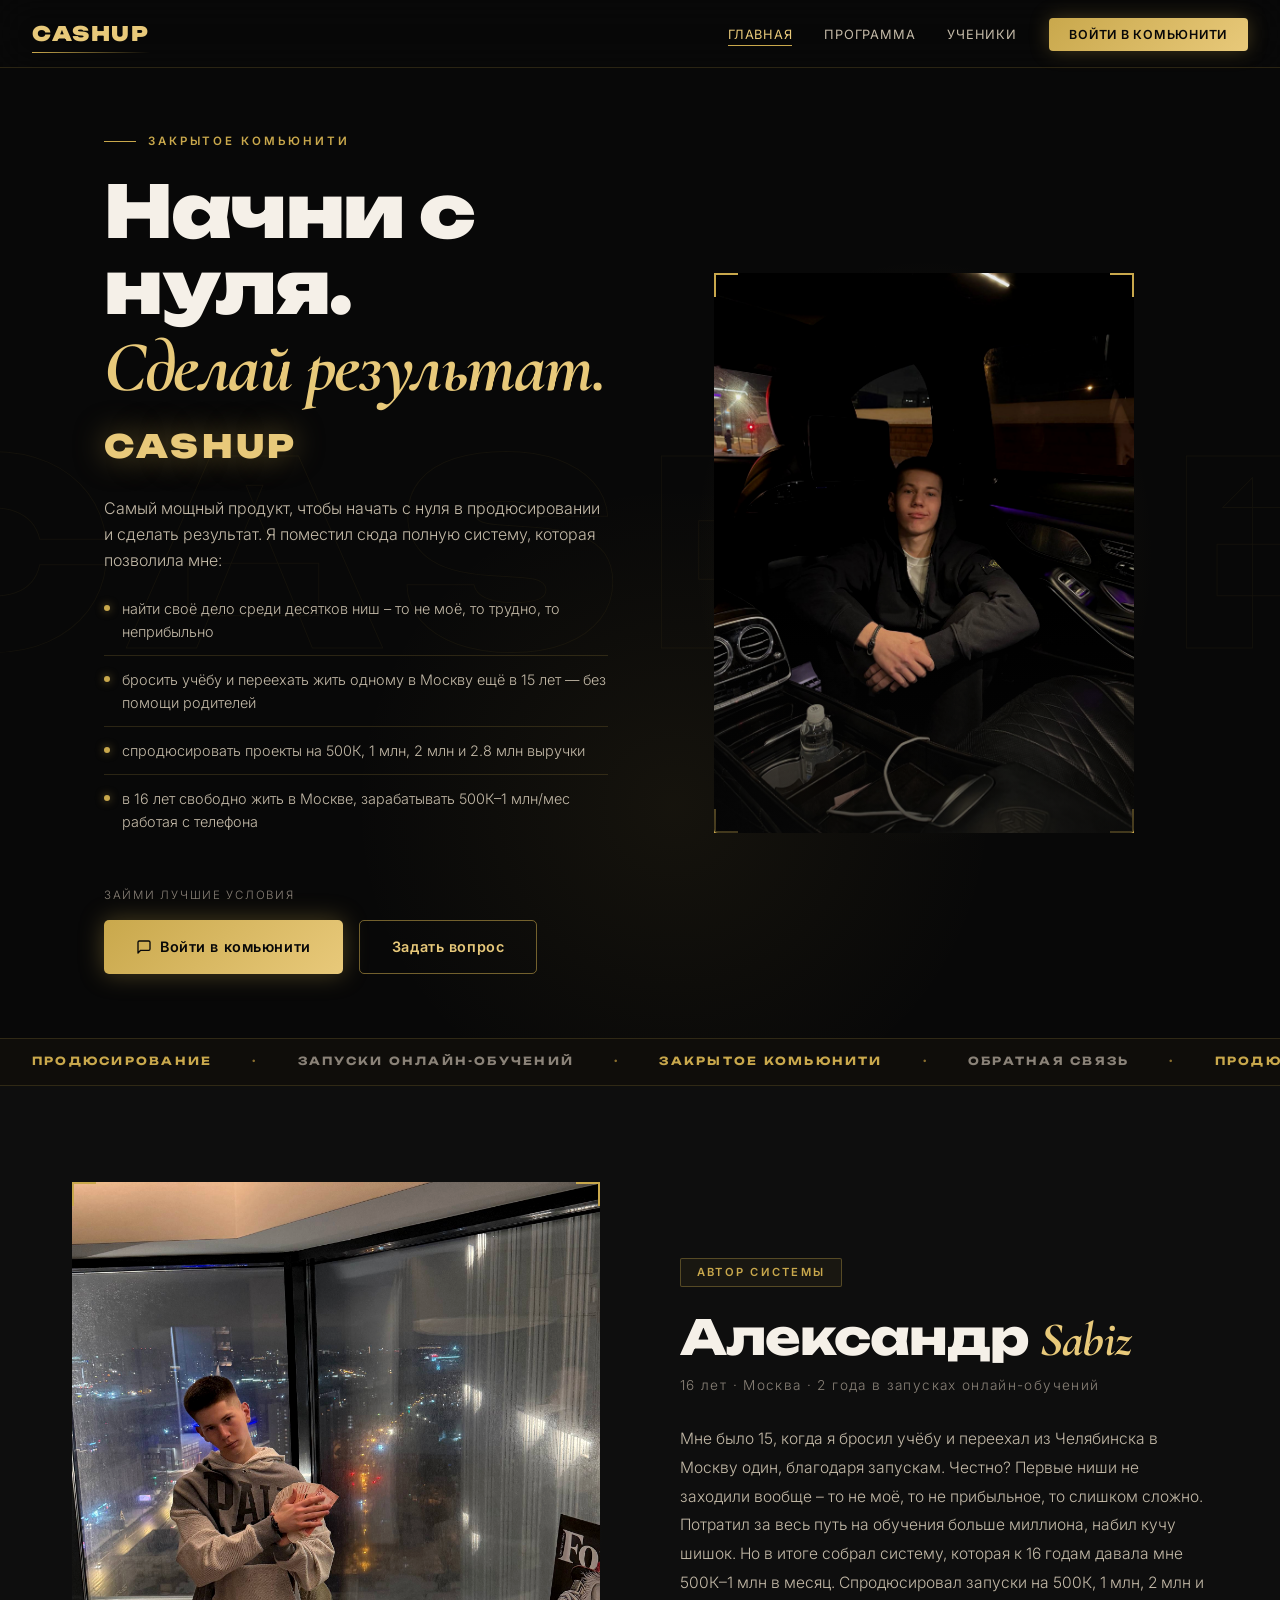
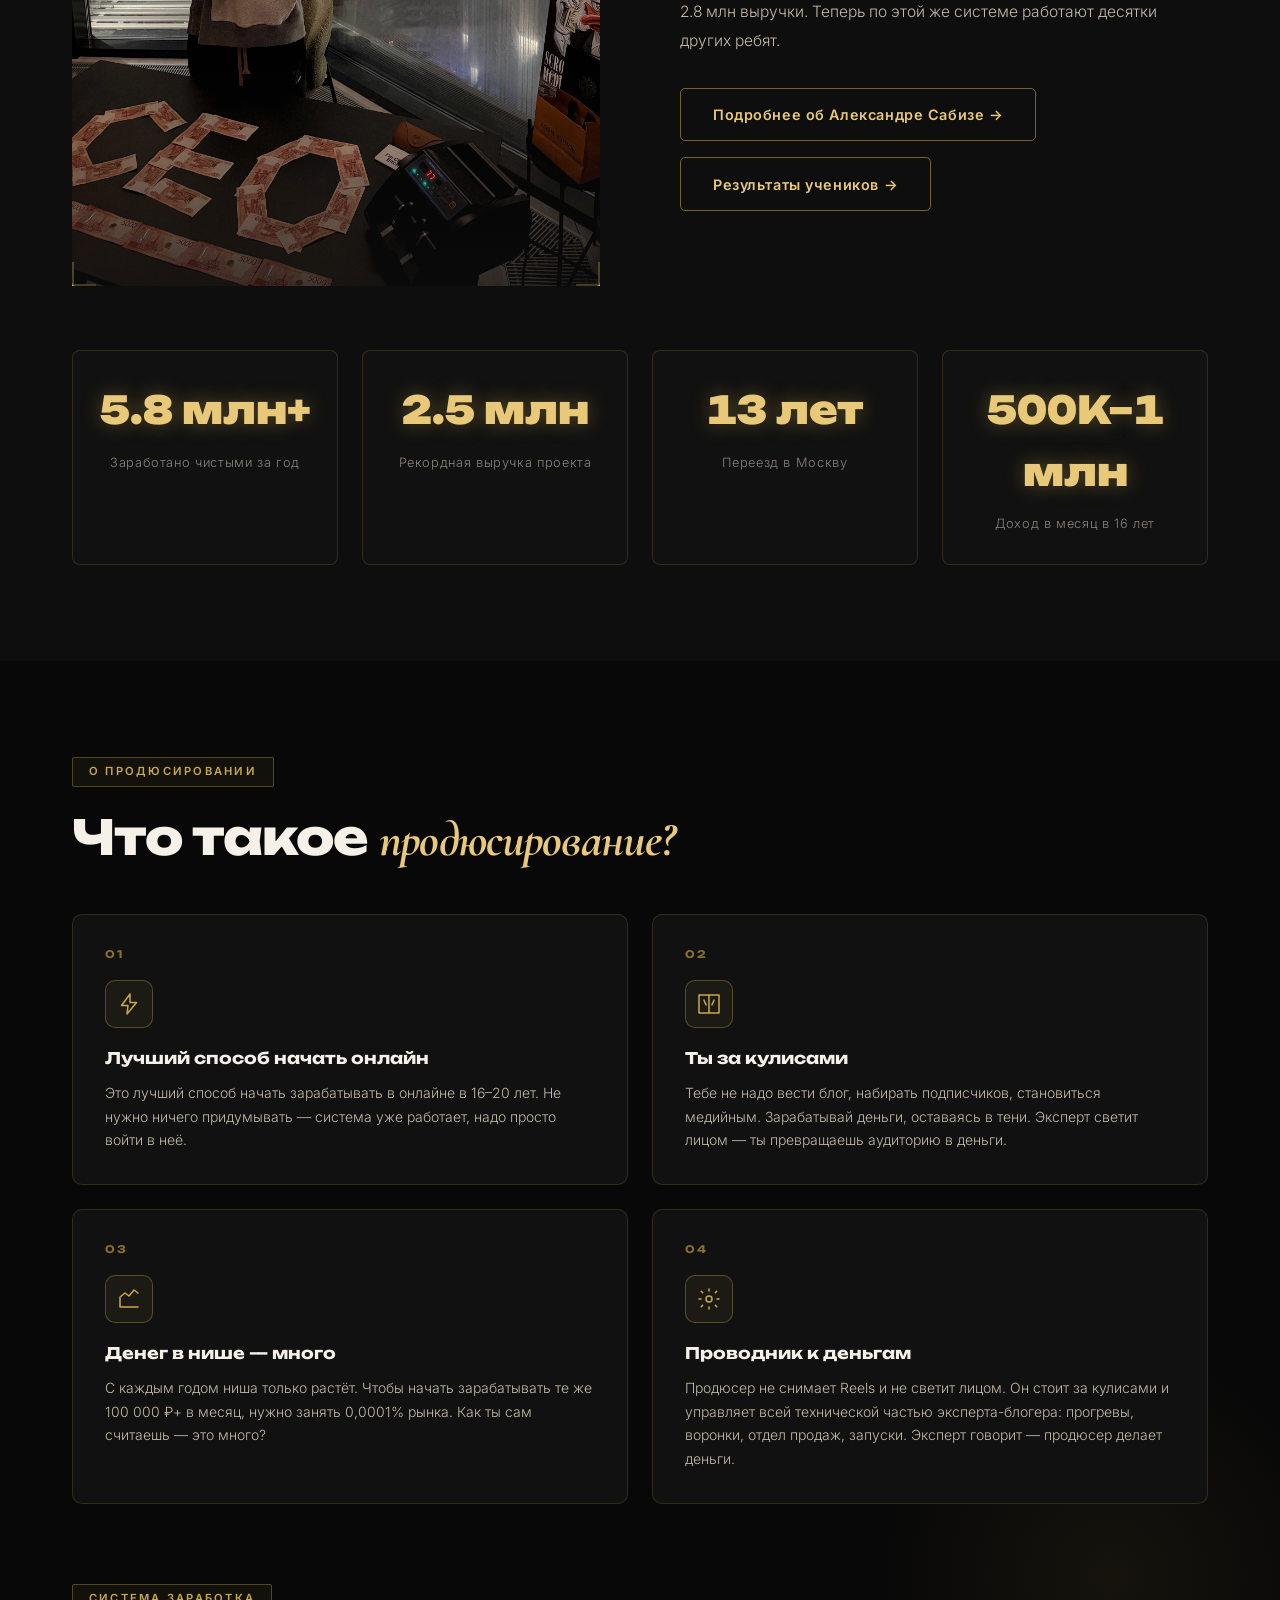
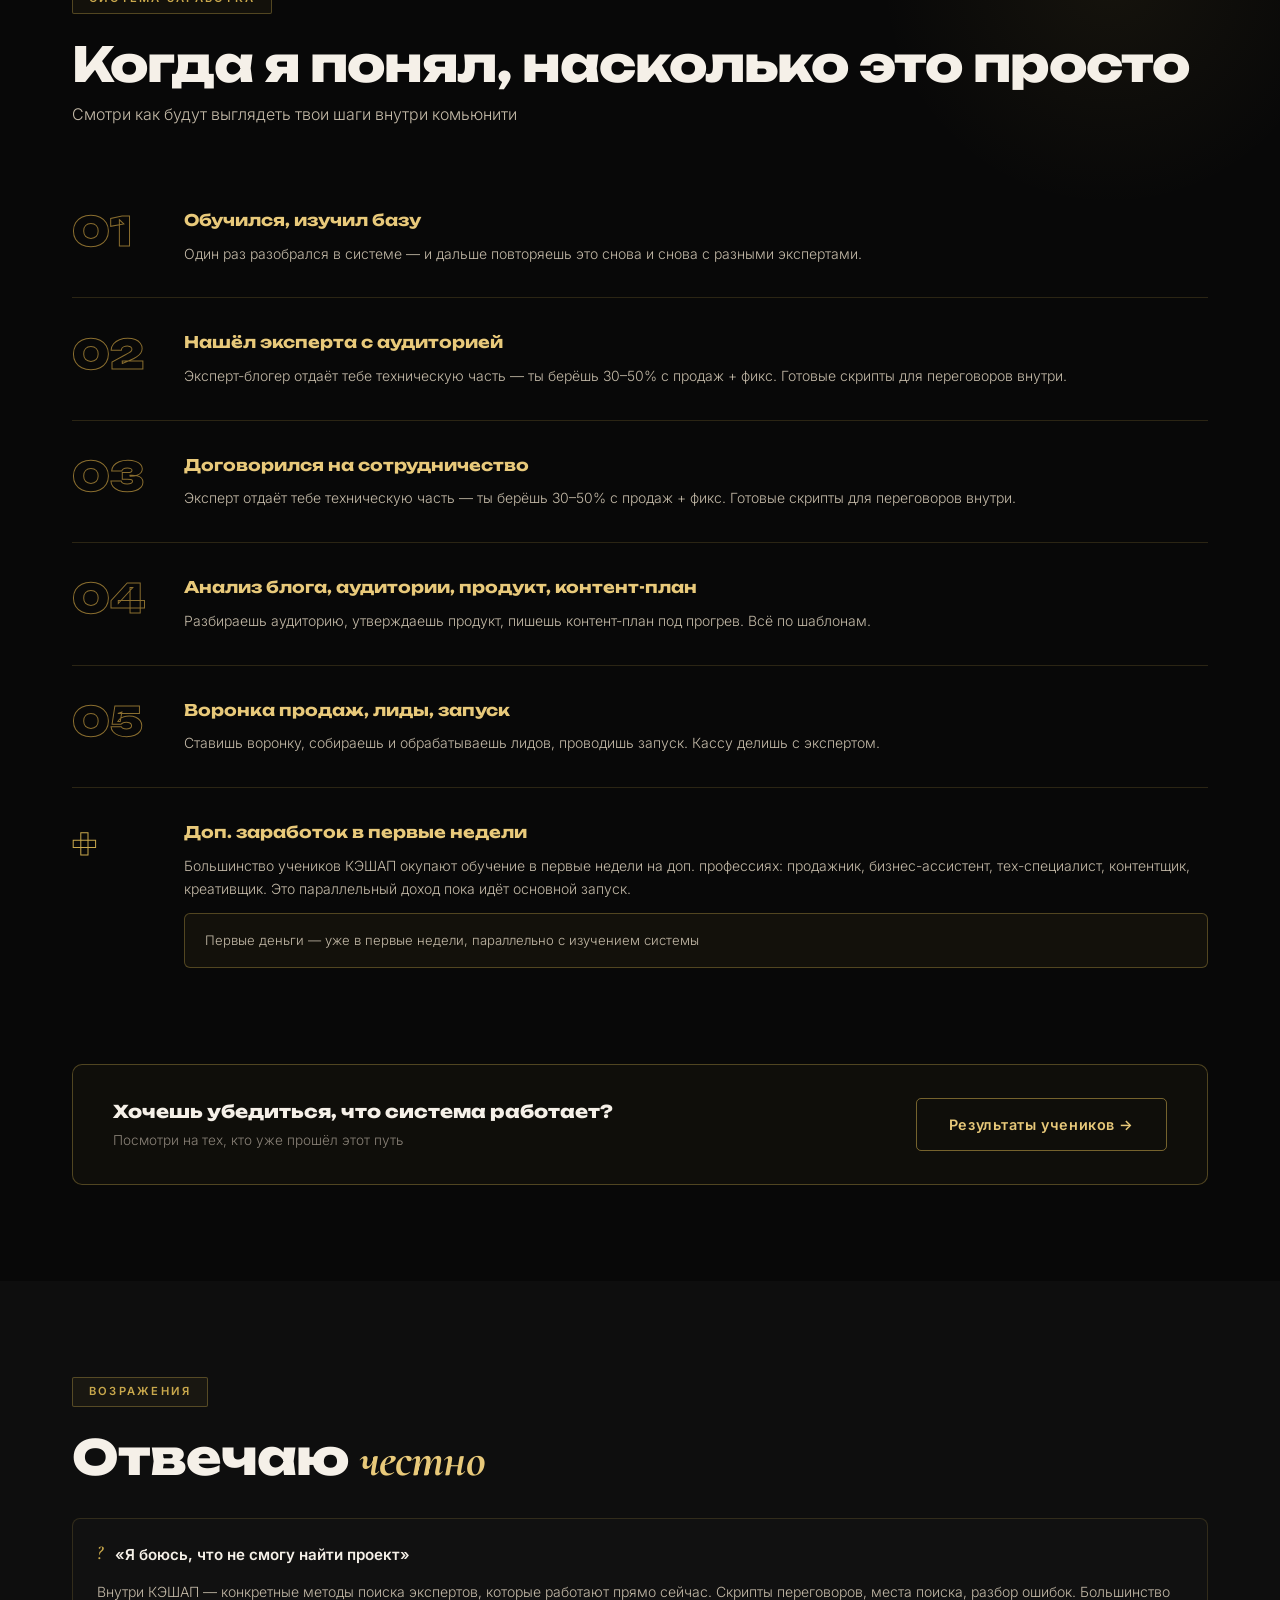
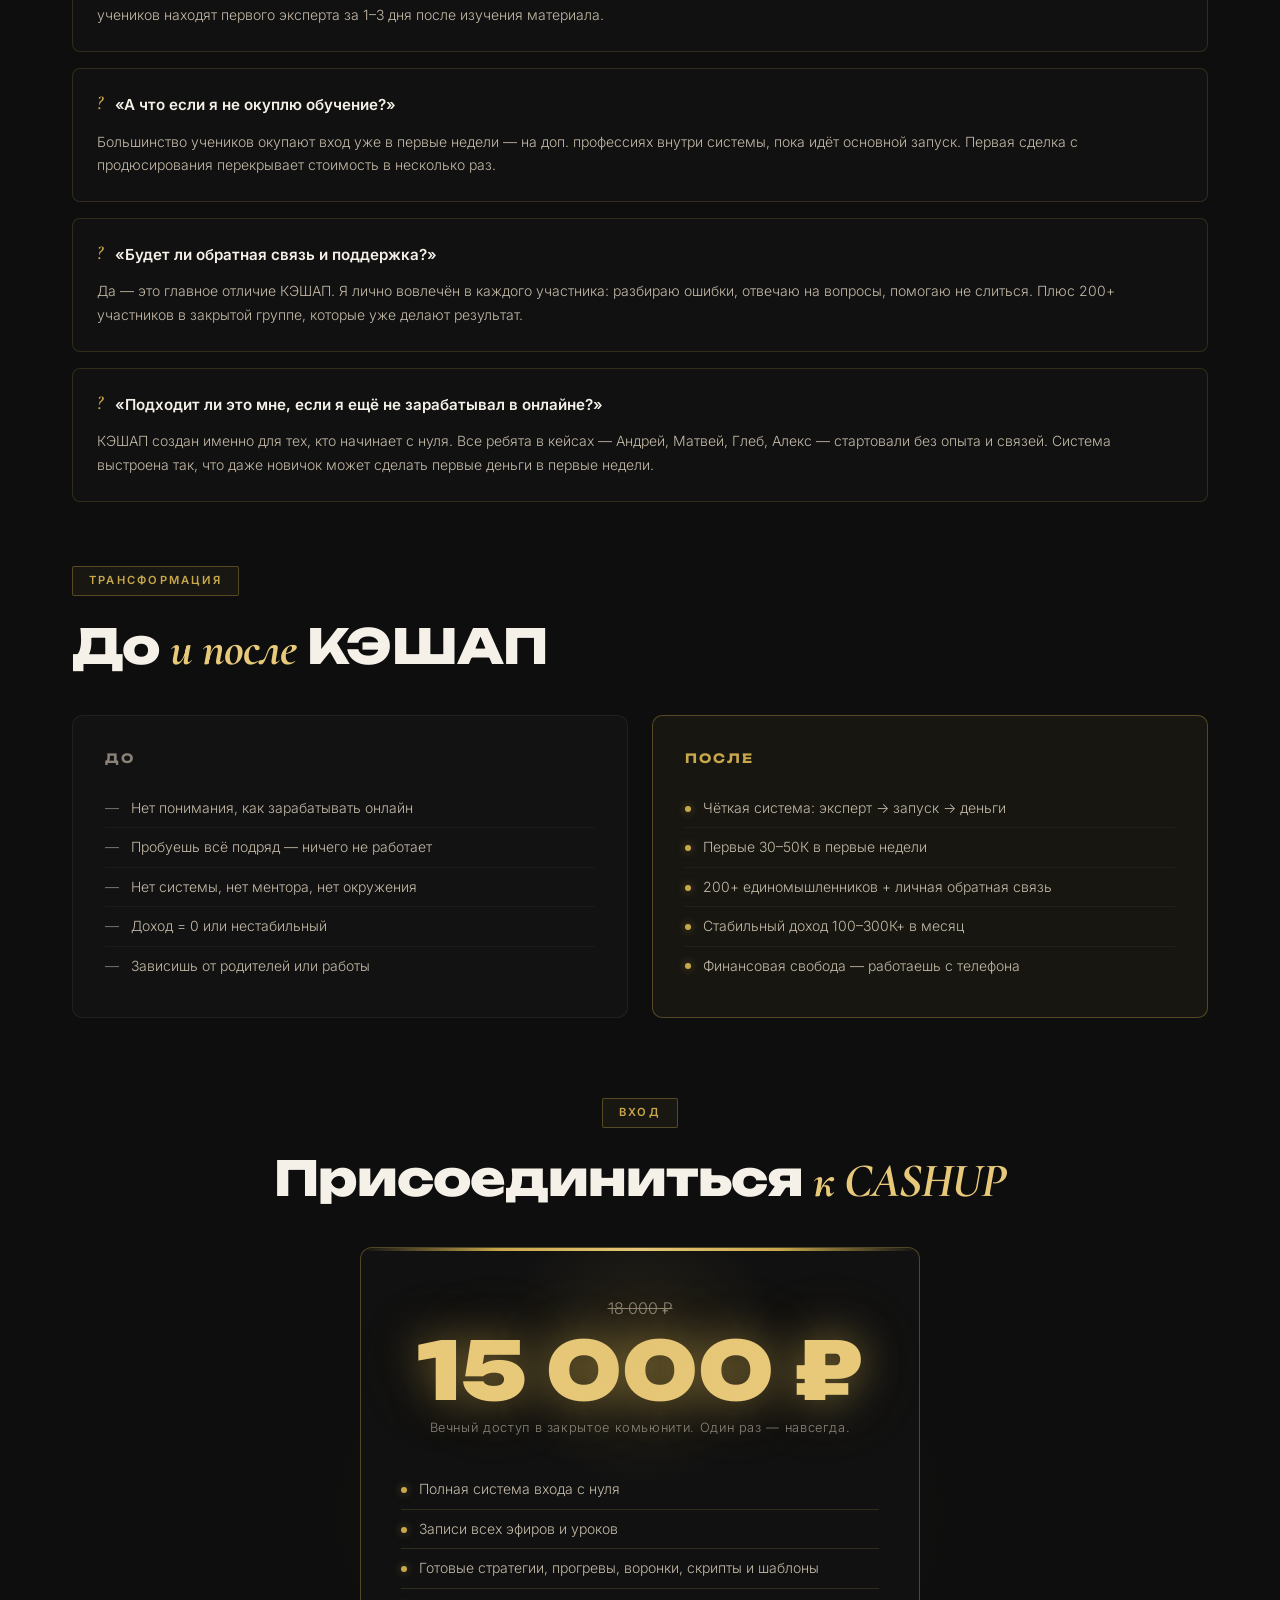
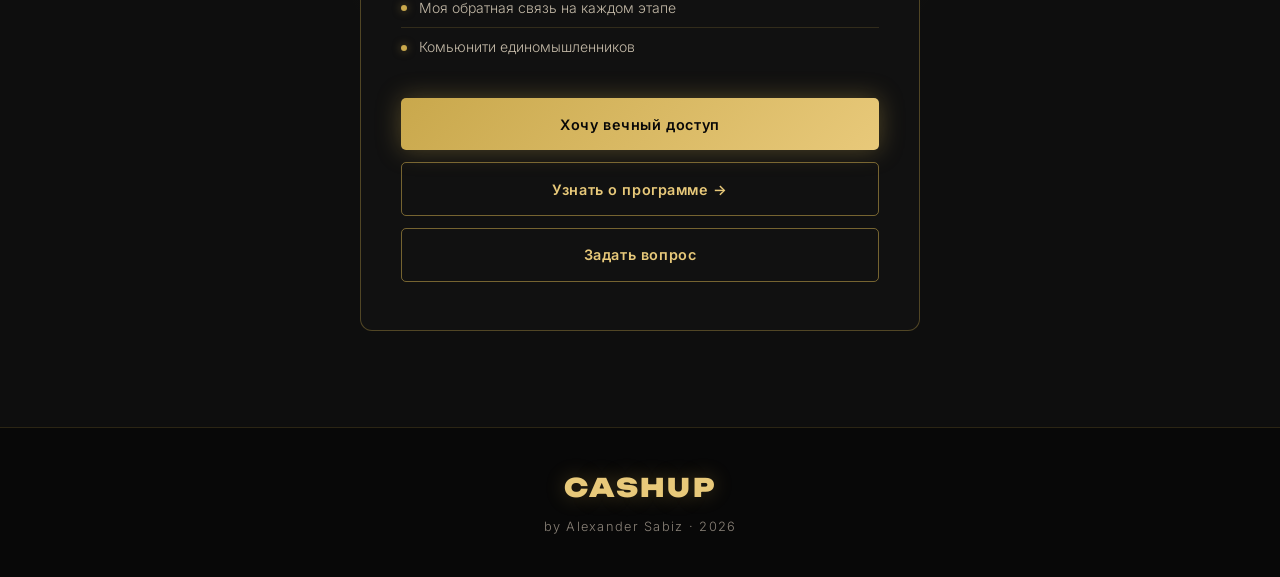
<file: index.html>
<!DOCTYPE html>
<html lang="ru">
<head>
  <meta charset="UTF-8"/>
  <meta name="viewport" content="width=device-width, initial-scale=1.0"/>
  <title>CASHUP — Закрытое комьюнити по продюсированию</title>
  <meta name="description" content="Закрытое комьюнити CASHUP — начни с нуля в продюсировании и сделай результат. Александр Sabiz."/>
  <link rel="stylesheet" href="css/style.css"/>
  <style>
    /* smooth anchor offset for fixed nav */
    [id] { scroll-margin-top: 80px; }
  </style>
</head>
<body>

<!-- ─── NAV ─── -->
<nav class="nav">
  <a href="index.html" class="nav-logo">CASHUP</a>
  <ul class="nav-links">
    <li><a href="index.html">Главная</a></li>
    <li><a href="program.html">Программа</a></li>
    <li><a href="students.html">Ученики</a></li>
    <li><a href="https://t.me/m/ROZ6QlhdZTZi" class="nav-cta" target="_blank" rel="noopener">Войти в комьюнити</a></li>
  </ul>
  <div class="burger" aria-label="Меню">
    <span></span><span></span><span></span>
  </div>
</nav>
<div class="nav-mobile">
  <a href="index.html">Главная</a>
  <a href="program.html">Программа</a>
  <a href="students.html">Ученики</a>
  <a href="https://t.me/m/ROZ6QlhdZTZi" class="nav-cta" target="_blank" rel="noopener">Войти в комьюнити</a>
</div>

<div class="page">

<!-- ══════════════════════════════════════════
     1. HERO / ГЛАВНАЯ
══════════════════════════════════════════ -->
<section id="hero" style="padding:0; background:var(--bg); position:relative; overflow:hidden; min-height:calc(100vh - 68px); display:flex; align-items:center;">
  <div class="hero-watermark">CASHUP</div>
  <div class="hero-bg-glow"></div>

  <div class="container" style="width:100%;">
    <div class="hero">
      <!-- LEFT -->
      <div class="hero-content">
        <div class="hero-eyebrow fade-up">Закрытое комьюнити</div>

        <h1 class="h1 fade-up fade-up-delay-1">
          Начни с нуля.<br/>
          <span class="serif-italic">Сделай результат.</span>
        </h1>

        <div class="hero-cashup fade-up fade-up-delay-2">CASHUP</div>

        <p class="hero-desc fade-up fade-up-delay-2">
          Самый мощный продукт, чтобы начать с нуля в продюсировании и сделать результат. Я поместил сюда полную систему, которая позволила мне:
        </p>

        <ul class="hero-list fade-up fade-up-delay-3">
          <li>найти своё дело среди десятков ниш – то не моё, то трудно, то неприбыльно</li>
          <li>бросить учёбу и переехать жить одному в Москву ещё в 15 лет — без помощи родителей</li>
          <li>спродюсировать проекты на 500К, 1 млн, 2 млн и 2.8 млн выручки</li>
          <li>в 16 лет свободно жить в Москве, зарабатывать 500К–1 млн/мес работая с телефона</li>
        </ul>

        <p class="hero-cta-note fade-up fade-up-delay-4">Займи лучшие условия</p>
        <div class="hero-btns fade-up fade-up-delay-4">
          <a href="https://t.me/m/ROZ6QlhdZTZi" class="btn btn-primary" target="_blank" rel="noopener">
            <svg width="16" height="16" viewBox="0 0 24 24" fill="none"><path d="M21 15a2 2 0 0 1-2 2H7l-4 4V5a2 2 0 0 1 2-2h14a2 2 0 0 1 2 2z" stroke="currentColor" stroke-width="2" stroke-linecap="round" stroke-linejoin="round"/></svg>
            Войти в комьюнити
          </a>
          <a href="https://t.me/m/ROZ6QlhdZTZi" class="btn btn-outline" target="_blank" rel="noopener">Задать вопрос</a>
        </div>
      </div>

      <!-- RIGHT PHOTO -->
      <div class="hero-photo-wrap fade-up fade-up-delay-2">
        <div class="hero-photo-inner">
          <div class="hero-photo-glow"></div>
          <img src="photo/s2.jpg" alt="Александр Sabiz" class="hero-photo-img"/>
          <div class="hero-photo-frame">
            <div class="corner corner-tl"></div>
            <div class="corner corner-tr"></div>
            <div class="corner corner-bl"></div>
            <div class="corner corner-br"></div>
          </div>
          <div class="hero-photo-grad"></div>
        </div>
      </div>
    </div>
  </div>
</section>

<!-- MARQUEE -->
<div class="marquee-wrap">
  <div class="marquee-track">
    <span class="accent">Продюсирование</span><span class="sep">·</span>
    <span>Запуски онлайн-обучений</span><span class="sep">·</span>
    <span class="accent">Закрытое комьюнити</span><span class="sep">·</span>
    <span>Обратная связь</span><span class="sep">·</span>
    <span class="accent">Продюсирование</span><span class="sep">·</span>
    <span>Запуски онлайн-обучений</span><span class="sep">·</span>
    <span class="accent">Закрытое комьюнити</span><span class="sep">·</span>
    <span>Обратная связь</span><span class="sep">·</span>
    <span class="accent">Продюсирование</span><span class="sep">·</span>
    <span>Запуски онлайн-обучений</span><span class="sep">·</span>
    <span class="accent">Закрытое комьюнити</span><span class="sep">·</span>
    <span>Обратная связь</span><span class="sep">·</span>
    <span class="accent">Продюсирование</span><span class="sep">·</span>
    <span>Запуски онлайн-обучений</span><span class="sep">·</span>
    <span class="accent">Закрытое комьюнити</span><span class="sep">·</span>
    <span>Обратная связь</span><span class="sep">·</span>
    <span class="accent">Продюсирование</span><span class="sep">·</span>
    <span>Запуски онлайн-обучений</span><span class="sep">·</span>
    <span class="accent">Закрытое комьюнити</span><span class="sep">·</span>
    <span>Обратная связь</span><span class="sep">·</span>
    <span class="accent">Продюсирование</span><span class="sep">·</span>
    <span>Запуски онлайн-обучений</span><span class="sep">·</span>
    <span class="accent">Закрытое комьюнити</span><span class="sep">·</span>
    <span>Обратная связь</span><span class="sep">·</span>
  </div>
</div>


<!-- ══════════════════════════════════════════
     2. ОБ АВТОРЕ
══════════════════════════════════════════ -->
<section id="about" style="background:var(--bg2); padding:6rem 0;">
  <div class="container">
    <div class="about-grid">

      <!-- PHOTO -->
      <div class="about-photo-wrap fade-up">
        <div class="about-photo-glow"></div>
        <div style="position:relative;z-index:1;">
          <img src="photo/s1.jpg" alt="Александр Sabiz" class="about-photo-img"/>
          <div style="position:absolute;inset:0;pointer-events:none;">
            <div class="corner corner-tl"></div>
            <div class="corner corner-tr"></div>
            <div class="corner corner-bl"></div>
            <div class="corner corner-br"></div>
          </div>
          <div style="position:absolute;bottom:0;left:0;right:0;height:35%;background:linear-gradient(transparent,rgba(14,14,14,0.7));border-radius:0 0 4px 4px;"></div>
        </div>
      </div>

      <!-- TEXT -->
      <div class="fade-up fade-up-delay-1">
        <div class="label">Автор системы</div>
        <h2 class="h2" style="margin-bottom:0.5rem;">
          Александр <span class="serif-italic">Sabiz</span>
        </h2>
        <p style="color:var(--text-dim);font-size:0.85rem;letter-spacing:0.1em;margin-bottom:1.75rem;">
          16 лет · Москва · 2 года в запусках онлайн-обучений
        </p>
        <p style="color:var(--text-mid);line-height:1.85;font-size:0.975rem;margin-bottom:2rem;">
          Мне было 15, когда я бросил учёбу и переехал из Челябинска в Москву один, благодаря запускам. Честно? Первые ниши не заходили вообще – то не моё, то не прибыльное, то слишком сложно. Потратил за весь путь на обучения больше миллиона, набил кучу шишок. Но в итоге собрал систему, которая к 16 годам давала мне 500К–1 млн в месяц. Спродюсировал запуски на 500К, 1 млн, 2 млн и 2.8 млн выручки. Теперь по этой же системе работают десятки других ребят.
        </p>
        <div style="display:flex; gap:1rem; flex-wrap:wrap;">
          <a href="https://teletype.in/@sabiz_09/JhgrgCgXgiy" class="btn btn-outline" target="_blank" rel="noopener">
            Подробнее об Александре Сабизе →
          </a>
          <a href="students.html" class="btn btn-outline">
            Результаты учеников →
          </a>
        </div>
      </div>
    </div>

    <!-- STATS -->
    <div class="stat-grid" style="margin-top:4rem;">
      <div class="stat-card fade-up">
        <span class="stat-num" data-counter data-target="6.5" data-suffix=" млн+">–</span>
        <span class="stat-label">Заработано чистыми за год</span>
      </div>
      <div class="stat-card fade-up fade-up-delay-1">
        <span class="stat-num" data-counter data-target="2.8" data-suffix=" млн">–</span>
        <span class="stat-label">Рекордная выручка проекта</span>
      </div>
      <div class="stat-card fade-up fade-up-delay-2">
        <span class="stat-num" data-counter data-target="15" data-suffix=" лет">–</span>
        <span class="stat-label">Переезд в Москву</span>
      </div>
      <div class="stat-card fade-up fade-up-delay-3">
        <span class="stat-num">500К–1 млн</span>
        <span class="stat-label">Доход в месяц в 16 лет</span>
      </div>
    </div>
  </div>
</section>


<!-- ══════════════════════════════════════════
     3. ПРОДЮСИРОВАНИЕ
══════════════════════════════════════════ -->
<section id="producing" style="background:var(--bg); position:relative; overflow:hidden;">
  <div style="position:absolute;top:30%;right:-80px;width:500px;height:500px;background:radial-gradient(ellipse,rgba(201,168,76,0.07) 0%,transparent 65%);pointer-events:none;"></div>
  <div class="container">
    <div class="label fade-up">О продюсировании</div>
    <h2 class="h2 fade-up fade-up-delay-1" style="max-width:700px;margin-bottom:0.5rem;">
      Что такое <span class="serif-italic">продюсирование?</span>
    </h2>

    <div class="cards-grid">

      <div class="card fade-up">
        <div class="card-num">01</div>
        <div class="card-icon">
          <div class="icon-wrap">
            <svg viewBox="0 0 24 24" fill="none">
              <path class="icon-path icon-anim-draw" d="M13 2L4.5 13.5H11L10 22L19.5 10.5H13L13 2Z"/>
            </svg>
          </div>
        </div>
        <div class="card-title">Лучший способ начать онлайн</div>
        <p class="card-text">Это лучший способ начать зарабатывать в онлайне в 16–20 лет. Не нужно ничего придумывать — система уже работает, надо просто войти в неё.</p>
      </div>

      <div class="card fade-up fade-up-delay-1">
        <div class="card-num">02</div>
        <div class="card-icon">
          <div class="icon-wrap">
            <svg viewBox="0 0 24 24" fill="none">
              <path class="icon-path icon-anim-draw" d="M2 3h20M2 3v18M22 3v18M2 21h20M12 3v18M7 8c0 2 2 3 2 5M17 8c0 2-2 3-2 5"/>
            </svg>
          </div>
        </div>
        <div class="card-title">Ты за кулисами</div>
        <p class="card-text">Тебе не надо вести блог, набирать подписчиков, становиться медийным. Зарабатывай деньги, оставаясь в тени. Эксперт светит лицом — ты превращаешь аудиторию в деньги.</p>
      </div>

      <div class="card fade-up fade-up-delay-2">
        <div class="card-num">03</div>
        <div class="card-icon">
          <div class="icon-wrap">
            <svg viewBox="0 0 24 24" fill="none">
              <path class="icon-path icon-anim-draw" d="M3 20h18M3 20V10l5-4 4 3 5-6 4 3"/>
            </svg>
          </div>
        </div>
        <div class="card-title">Денег в нише — много</div>
        <p class="card-text">С каждым годом ниша только растёт. Чтобы начать зарабатывать те же 100 000 ₽+ в месяц, нужно занять 0,0001% рынка. Как ты сам считаешь — это много?</p>
      </div>

      <div class="card fade-up fade-up-delay-3">
        <div class="card-num">04</div>
        <div class="card-icon">
          <div class="icon-wrap">
            <svg viewBox="0 0 24 24" fill="none">
              <circle class="icon-path icon-anim-draw" cx="12" cy="12" r="3"/>
              <path class="icon-path icon-anim-draw" d="M12 2v2M12 20v2M4.22 4.22l1.42 1.42M18.36 18.36l1.42 1.42M2 12h2M20 12h2M4.22 19.78l1.42-1.42M18.36 5.64l1.42-1.42"/>
            </svg>
          </div>
        </div>
        <div class="card-title">Проводник к деньгам</div>
        <p class="card-text">Продюсер не снимает Reels и не светит лицом. Он стоит за кулисами и управляет всей технической частью эксперта-блогера: прогревы, воронки, отдел продаж, запуски. Эксперт говорит — продюсер делает деньги.</p>
      </div>
    </div>

    <!-- SYSTEM STEPS -->
    <div style="margin-top:5rem;">
      <div class="label fade-up">Система заработка</div>
      <h2 class="h2 fade-up fade-up-delay-1">Когда я понял, насколько это просто</h2>
      <p class="fade-up fade-up-delay-2" style="color:var(--text-mid);margin-top:0.75rem;">
        Смотри как будут выглядеть твои шаги внутри комьюнити
      </p>

      <div class="steps">
        <div class="step fade-up">
          <div class="step-num">01</div>
          <div class="step-content">
            <div class="step-title">Обучился, изучил базу</div>
            <p class="step-text">Один раз разобрался в системе — и дальше повторяешь это снова и снова с разными экспертами.</p>
          </div>
        </div>
        <div class="step fade-up">
          <div class="step-num">02</div>
          <div class="step-content">
            <div class="step-title">Нашёл эксперта с аудиторией</div>
            <p class="step-text">Эксперт-блогер отдаёт тебе техническую часть — ты берёшь 30–50% с продаж + фикс. Готовые скрипты для переговоров внутри.</p>
          </div>
        </div>
        <div class="step fade-up">
          <div class="step-num">03</div>
          <div class="step-content">
            <div class="step-title">Договорился на сотрудничество</div>
            <p class="step-text">Эксперт отдаёт тебе техническую часть — ты берёшь 30–50% с продаж + фикс. Готовые скрипты для переговоров внутри.</p>
          </div>
        </div>
        <div class="step fade-up">
          <div class="step-num">04</div>
          <div class="step-content">
            <div class="step-title">Анализ блога, аудитории, продукт, контент-план</div>
            <p class="step-text">Разбираешь аудиторию, утверждаешь продукт, пишешь контент-план под прогрев. Всё по шаблонам.</p>
          </div>
        </div>
        <div class="step fade-up">
          <div class="step-num">05</div>
          <div class="step-content">
            <div class="step-title">Воронка продаж, лиды, запуск</div>
            <p class="step-text">Ставишь воронку, собираешь и обрабатываешь лидов, проводишь запуск. Кассу делишь с экспертом.</p>
          </div>
        </div>
        <div class="step fade-up">
          <div class="step-num" style="-webkit-text-stroke-color:var(--gold);color:transparent;">+</div>
          <div class="step-content">
            <div class="step-title" style="color:var(--gold-light);">Доп. заработок в первые недели</div>
            <p class="step-text">Большинство учеников КЭШАП окупают обучение в первые недели на доп. профессиях: продажник, бизнес-ассистент, тех-специалист, контентщик, креативщик. Это параллельный доход пока идёт основной запуск.</p>
            <div class="step-extra">Первые деньги — уже в первые недели, параллельно с изучением системы</div>
          </div>
        </div>
      </div>
    </div>

    <!-- промо-баннер → ученики -->
    <div class="fade-up" style="margin-top:4rem;background:rgba(201,168,76,0.04);border:1px solid var(--gold-border-mid);border-radius:10px;padding:2rem 2.5rem;display:flex;align-items:center;justify-content:space-between;gap:2rem;flex-wrap:wrap;">
      <div>
        <p style="font-family:var(--font-display);font-weight:800;font-size:1.1rem;color:var(--text);margin-bottom:0.3rem;">
          Хочешь убедиться, что система работает?
        </p>
        <p style="color:var(--text-dim);font-size:0.85rem;">Посмотри на тех, кто уже прошёл этот путь</p>
      </div>
      <a href="students.html" class="btn btn-outline" style="white-space:nowrap;">Результаты учеников →</a>
    </div>
  </div>
</section>


<!-- ══════════════════════════════════════════
     4. ВХОД
══════════════════════════════════════════ -->
<section id="entry" style="background:var(--bg2);">
  <div class="container">

    <!-- ВОЗРАЖЕНИЯ -->
    <div class="label fade-up">Возражения</div>
    <h2 class="h2 fade-up fade-up-delay-1">Отвечаю <span class="serif-italic">честно</span></h2>

    <div class="obj-list" style="margin-top:2rem;margin-bottom:4rem;">
      <div class="obj-item fade-up">
        <div class="obj-q">«Я боюсь, что не смогу найти проект»</div>
        <p class="obj-a">Внутри КЭШАП — конкретные методы поиска экспертов, которые работают прямо сейчас. Скрипты переговоров, места поиска, разбор ошибок. Большинство учеников находят первого эксперта за 1–3 дня после изучения материала.</p>
      </div>
      <div class="obj-item fade-up fade-up-delay-1">
        <div class="obj-q">«А что если я не окуплю обучение?»</div>
        <p class="obj-a">Большинство учеников окупают вход уже в первые недели — на доп. профессиях внутри системы, пока идёт основной запуск. Первая сделка с продюсирования перекрывает стоимость в несколько раз.</p>
      </div>
      <div class="obj-item fade-up fade-up-delay-2">
        <div class="obj-q">«Будет ли обратная связь и поддержка?»</div>
        <p class="obj-a">Да — это главное отличие КЭШАП. Я лично вовлечён в каждого участника: разбираю ошибки, отвечаю на вопросы, помогаю не слиться. Плюс 200+ участников в закрытой группе, которые уже делают результат.</p>
      </div>
      <div class="obj-item fade-up fade-up-delay-3">
        <div class="obj-q">«Подходит ли это мне, если я ещё не зарабатывал в онлайне?»</div>
        <p class="obj-a">КЭШАП создан именно для тех, кто начинает с нуля. Все ребята в кейсах — Андрей, Матвей, Глеб, Алекс — стартовали без опыта и связей. Система выстроена так, что даже новичок может сделать первые деньги в первые недели.</p>
      </div>
    </div>

    <!-- ДО / ПОСЛЕ -->
    <div class="label fade-up">Трансформация</div>
    <h2 class="h2 fade-up fade-up-delay-1">До <span class="serif-italic">и после</span> КЭШАП</h2>

    <div class="ba-grid" style="margin-bottom:5rem;">
      <div class="ba-col before fade-up">
        <div class="ba-title">ДО</div>
        <ul class="ba-list">
          <li>Нет понимания, как зарабатывать онлайн</li>
          <li>Пробуешь всё подряд — ничего не работает</li>
          <li>Нет системы, нет ментора, нет окружения</li>
          <li>Доход = 0 или нестабильный</li>
          <li>Зависишь от родителей или работы</li>
        </ul>
      </div>
      <div class="ba-col after fade-up fade-up-delay-1">
        <div class="ba-title">ПОСЛЕ</div>
        <ul class="ba-list">
          <li>Чёткая система: эксперт → запуск → деньги</li>
          <li>Первые 30–50К в первые недели</li>
          <li>200+ единомышленников + личная обратная связь</li>
          <li>Стабильный доход 100–300К+ в месяц</li>
          <li>Финансовая свобода — работаешь с телефона</li>
        </ul>
      </div>
    </div>

    <!-- ЦЕНА -->
    <div style="text-align:center; position:relative; overflow:hidden;">
      <div style="position:absolute;top:50%;left:50%;transform:translate(-50%,-50%);width:700px;height:500px;background:radial-gradient(ellipse,rgba(201,168,76,0.07) 0%,transparent 65%);pointer-events:none;"></div>
      <div class="label fade-up" style="display:inline-block;">Вход</div>
      <h2 class="h2 fade-up fade-up-delay-1">Присоединиться <span class="serif-italic">к CASHUP</span></h2>

      <div class="price-card fade-up fade-up-delay-2">
        <div class="price-glow"></div>
        <div class="price-old">18 000 ₽</div>
        <div class="price-main">15 000 ₽</div>
        <p class="price-note">Вечный доступ в закрытое комьюнити. Один раз — навсегда.</p>

        <ul class="price-includes">
          <li>Полная система входа с нуля</li>
          <li>Записи всех эфиров и уроков</li>
          <li>Готовые стратегии, прогревы, воронки, скрипты и шаблоны</li>
          <li>Моя обратная связь на каждом этапе</li>
          <li>Комьюнити единомышленников</li>
        </ul>

        <div class="price-btns">
          <a href="https://t.me/m/ROZ6QlhdZTZi" class="btn btn-primary btn-full" target="_blank" rel="noopener">
            Хочу вечный доступ
          </a>
          <a href="program.html" class="btn btn-outline btn-full">
            Узнать о программе →
          </a>
          <a href="https://t.me/m/ROZ6QlhdZTZi" class="btn btn-outline btn-full" target="_blank" rel="noopener">
            Задать вопрос
          </a>
        </div>
      </div>
    </div>

  </div>
</section>

</div><!-- /page -->

<footer>
  <div class="footer-logo">CASHUP</div>
  <div class="footer-sub">by Alexander Sabiz · 2026</div>
</footer>

<script src="js/main.js"></script>
</body>
</html>
</file>
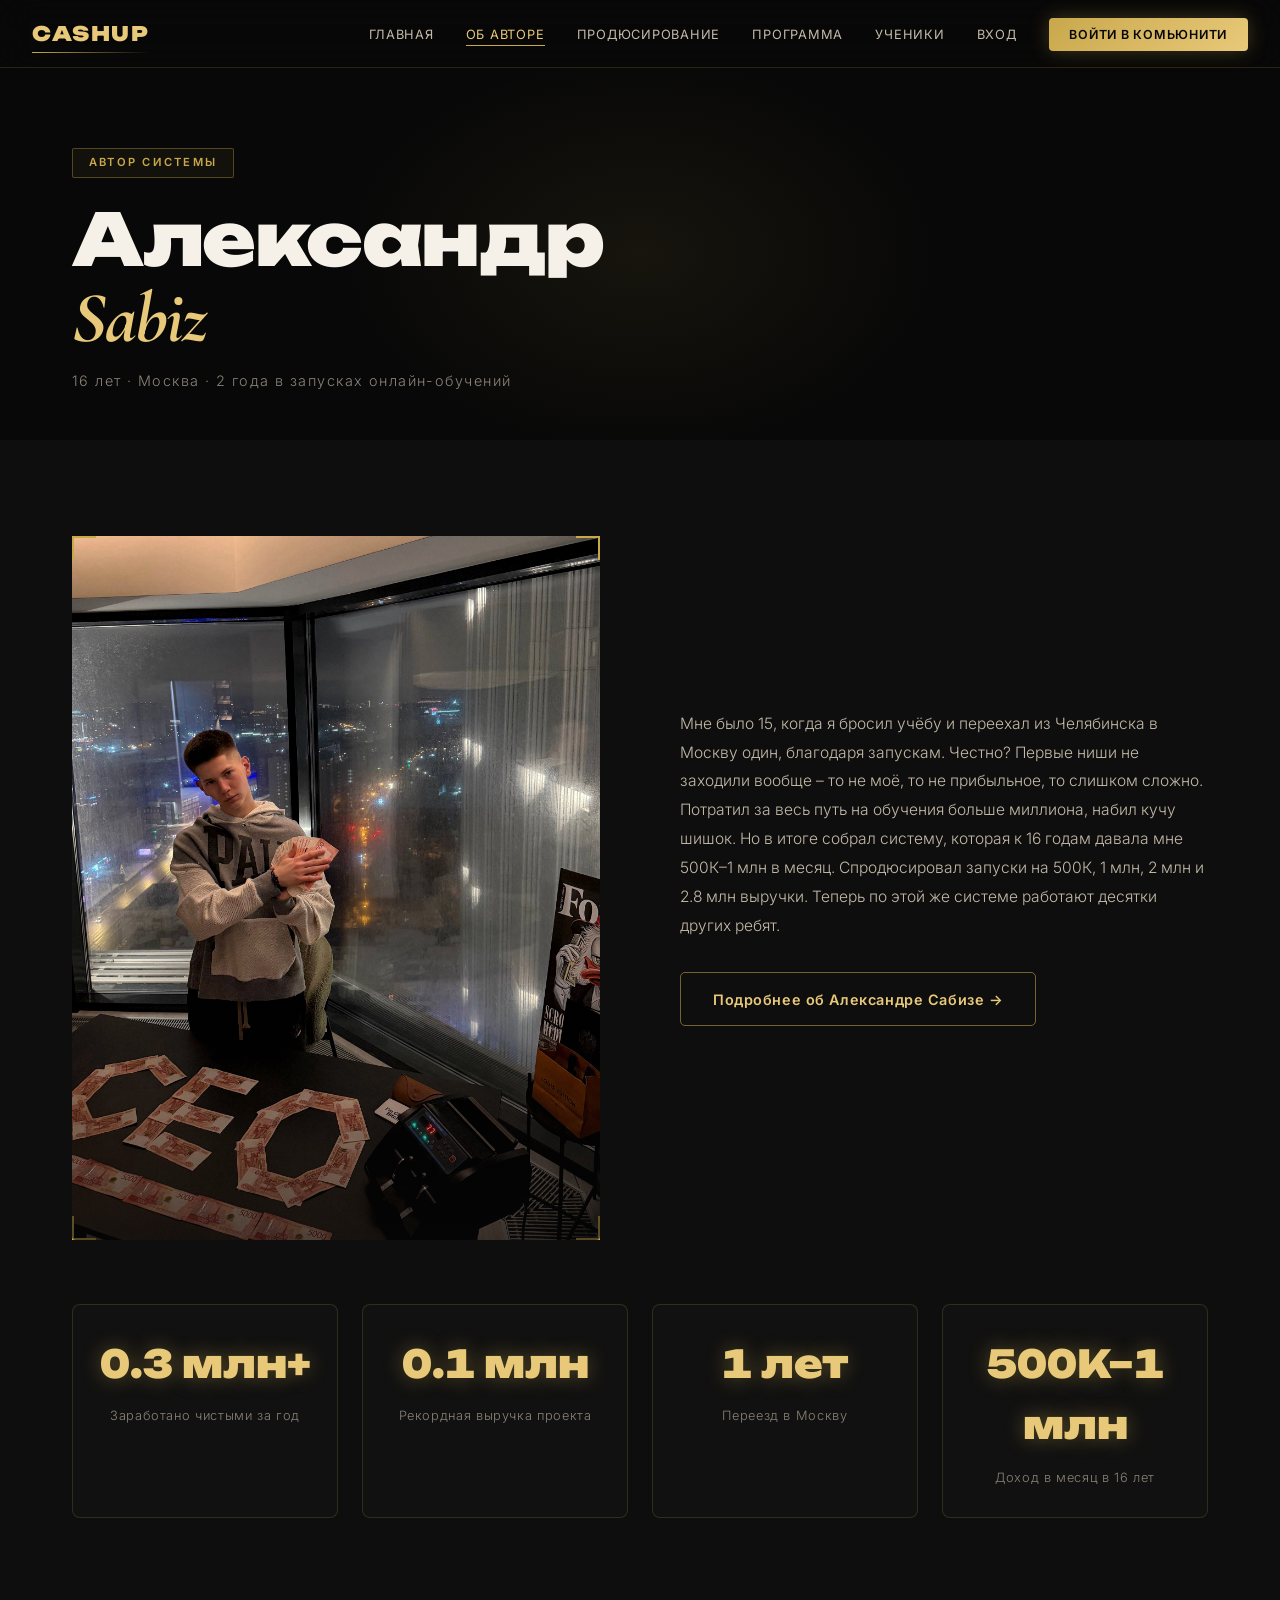
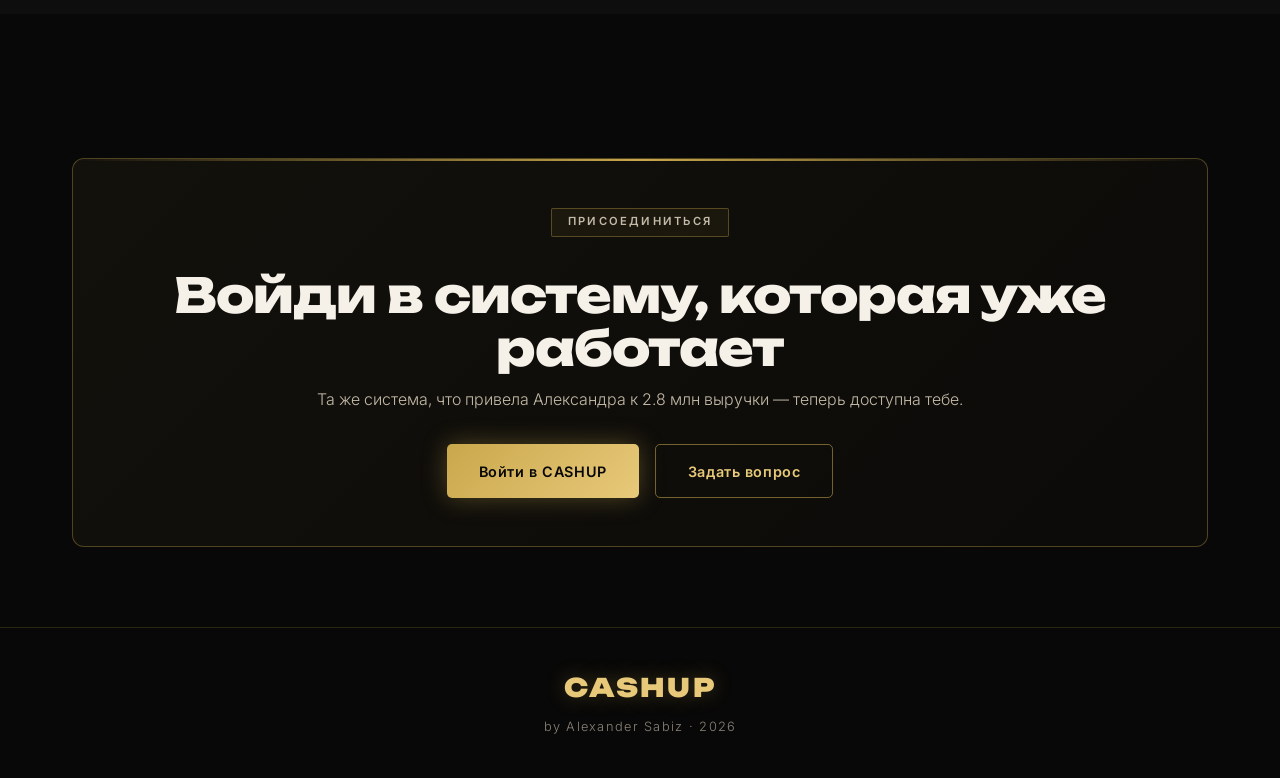
<file: about.html>
<!DOCTYPE html>
<html lang="ru">
<head>
  <meta charset="UTF-8"/>
  <meta name="viewport" content="width=device-width, initial-scale=1.0"/>
  <title>Об авторе — CASHUP · Александр Sabiz</title>
  <link rel="stylesheet" href="css/style.css"/>
</head>
<body>

<nav class="nav">
  <a href="index.html" class="nav-logo">CASHUP</a>
  <ul class="nav-links">
    <li><a href="index.html">Главная</a></li>
    <li><a href="about.html">Об авторе</a></li>
    <li><a href="producing.html">Продюсирование</a></li>
    <li><a href="program.html">Программа</a></li>
    <li><a href="students.html">Ученики</a></li>
    <li><a href="entry.html">Вход</a></li>
    <li><a href="https://t.me/m/ROZ6QlhdZTZi" class="nav-cta" target="_blank" rel="noopener">Войти в комьюнити</a></li>
  </ul>
  <div class="burger"><span></span><span></span><span></span></div>
</nav>
<div class="nav-mobile">
  <a href="index.html">Главная</a>
  <a href="about.html">Об авторе</a>
  <a href="producing.html">Продюсирование</a>
  <a href="program.html">Программа</a>
  <a href="students.html">Ученики</a>
  <a href="entry.html">Вход</a>
  <a href="https://t.me/m/ROZ6QlhdZTZi" class="nav-cta" target="_blank" rel="noopener">Войти в комьюнити</a>
</div>

<div class="page">

  <!-- HERO BAND -->
  <section style="padding:5rem 0 3rem; background:var(--bg); position:relative; overflow:hidden;">
    <div style="position:absolute;top:50%;left:50%;transform:translate(-50%,-50%);width:600px;height:400px;background:radial-gradient(ellipse,rgba(201,168,76,0.08) 0%,transparent 70%);pointer-events:none;"></div>
    <div class="container">
      <div class="label fade-up">Автор системы</div>
      <h1 class="h1 fade-up fade-up-delay-1" style="max-width:600px;">
        Александр <span class="serif-italic">Sabiz</span>
      </h1>
      <p class="fade-up fade-up-delay-2" style="color:var(--text-dim);font-size:0.9rem;letter-spacing:0.1em;margin-top:0.75rem;">
        16 лет · Москва · 2 года в запусках онлайн-обучений
      </p>
    </div>
  </section>

  <!-- MAIN BLOCK -->
  <section style="background:var(--bg2);">
    <div class="container">
      <div class="about-grid">

        <!-- PHOTO -->
        <div class="about-photo-wrap fade-up">
          <div class="about-photo-glow"></div>
          <div style="position:relative;z-index:1;">
            <img src="photo/s1.jpg" alt="Александр Sabiz" class="about-photo-img"/>
            <div style="position:absolute;inset:0;pointer-events:none;">
              <div class="corner corner-tl"></div>
              <div class="corner corner-tr"></div>
              <div class="corner corner-bl"></div>
              <div class="corner corner-br"></div>
            </div>
            <div style="position:absolute;bottom:0;left:0;right:0;height:35%;background:linear-gradient(transparent,rgba(8,8,8,0.6));border-radius:0 0 4px 4px;"></div>
          </div>
        </div>

        <!-- TEXT -->
        <div class="fade-up fade-up-delay-1">
          <p style="color:var(--text-mid);line-height:1.85;font-size:0.975rem;margin-bottom:2rem;">
            Мне было 15, когда я бросил учёбу и переехал из Челябинска в Москву один, благодаря запускам. Честно? Первые ниши не заходили вообще – то не моё, то не прибыльное, то слишком сложно. Потратил за весь путь на обучения больше миллиона, набил кучу шишок. Но в итоге собрал систему, которая к 16 годам давала мне 500К–1 млн в месяц. Спродюсировал запуски на 500К, 1 млн, 2 млн и 2.8 млн выручки. Теперь по этой же системе работают десятки других ребят.
          </p>

          <a href="https://teletype.in/@sabiz_09/JhgrgCgXgiy"
             class="btn btn-outline"
             target="_blank" rel="noopener"
             style="margin-bottom:2.5rem;">
            Подробнее об Александре Сабизе →
          </a>
        </div>
      </div>

      <!-- STATS -->
      <div class="stat-grid" style="margin-top:4rem;">
        <div class="stat-card fade-up">
          <span class="stat-num" data-counter data-target="6.5" data-suffix=" млн+">6.5 млн+</span>
          <span class="stat-label">Заработано чистыми за год</span>
        </div>
        <div class="stat-card fade-up fade-up-delay-1">
          <span class="stat-num" data-counter data-target="2.8" data-suffix=" млн">2.8 млн</span>
          <span class="stat-label">Рекордная выручка проекта</span>
        </div>
        <div class="stat-card fade-up fade-up-delay-2">
          <span class="stat-num" data-counter data-target="15" data-suffix=" лет">15 лет</span>
          <span class="stat-label">Переезд в Москву</span>
        </div>
        <div class="stat-card fade-up fade-up-delay-3">
          <span class="stat-num">500К–1 млн</span>
          <span class="stat-label">Доход в месяц в 16 лет</span>
        </div>
      </div>
    </div>
  </section>

  <!-- CTA -->
  <section style="padding:5rem 0; background:var(--bg);">
    <div class="container">
      <div class="cta-band fade-up">
        <p class="label">Присоединиться</p>
        <h2 class="h2">Войди в систему, которая уже работает</h2>
        <p>Та же система, что привела Александра к 2.8 млн выручки — теперь доступна тебе.</p>
        <div class="cta-btns">
          <a href="https://t.me/m/ROZ6QlhdZTZi" class="btn btn-primary" target="_blank" rel="noopener">Войти в CASHUP</a>
          <a href="https://t.me/m/ROZ6QlhdZTZi" class="btn btn-outline" target="_blank" rel="noopener">Задать вопрос</a>
        </div>
      </div>
    </div>
  </section>

</div>

<footer>
  <div class="footer-logo">CASHUP</div>
  <div class="footer-sub">by Alexander Sabiz · 2026</div>
</footer>

<script src="js/main.js"></script>
</body>
</html>
</file>
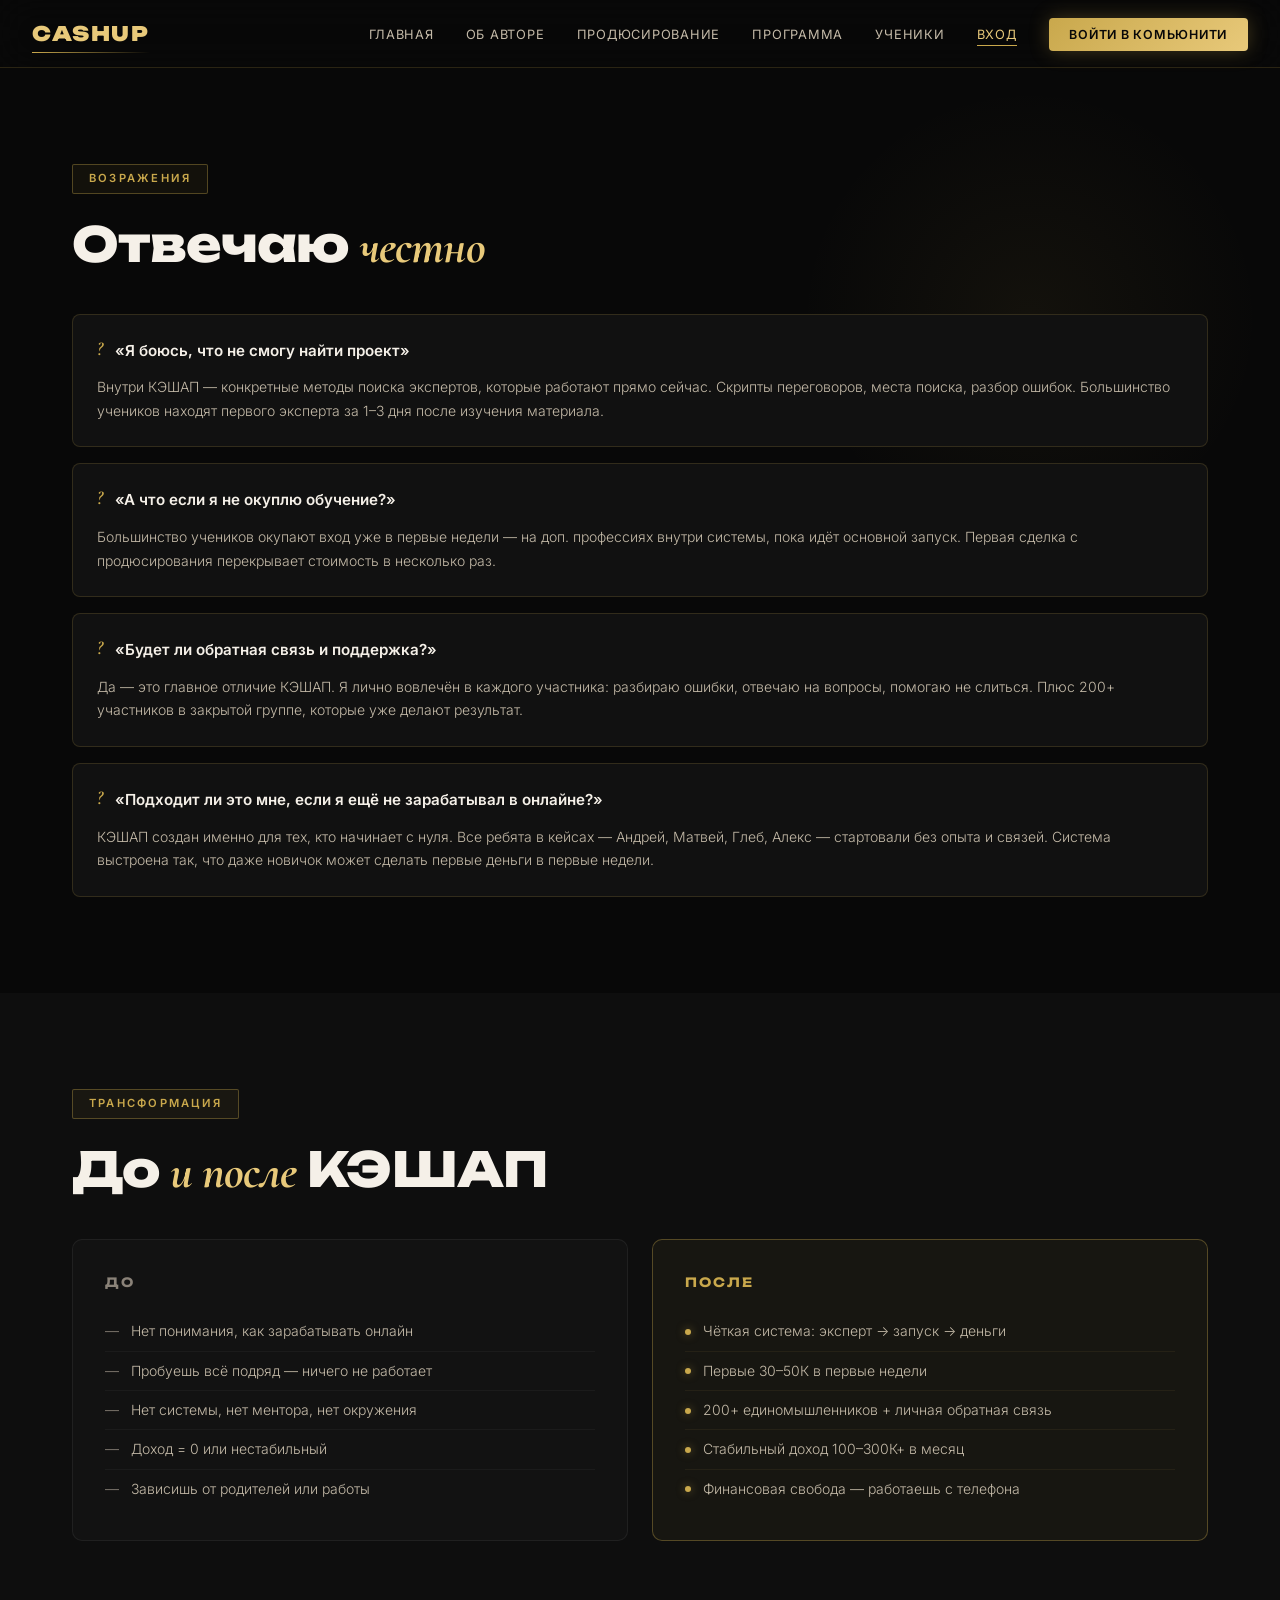
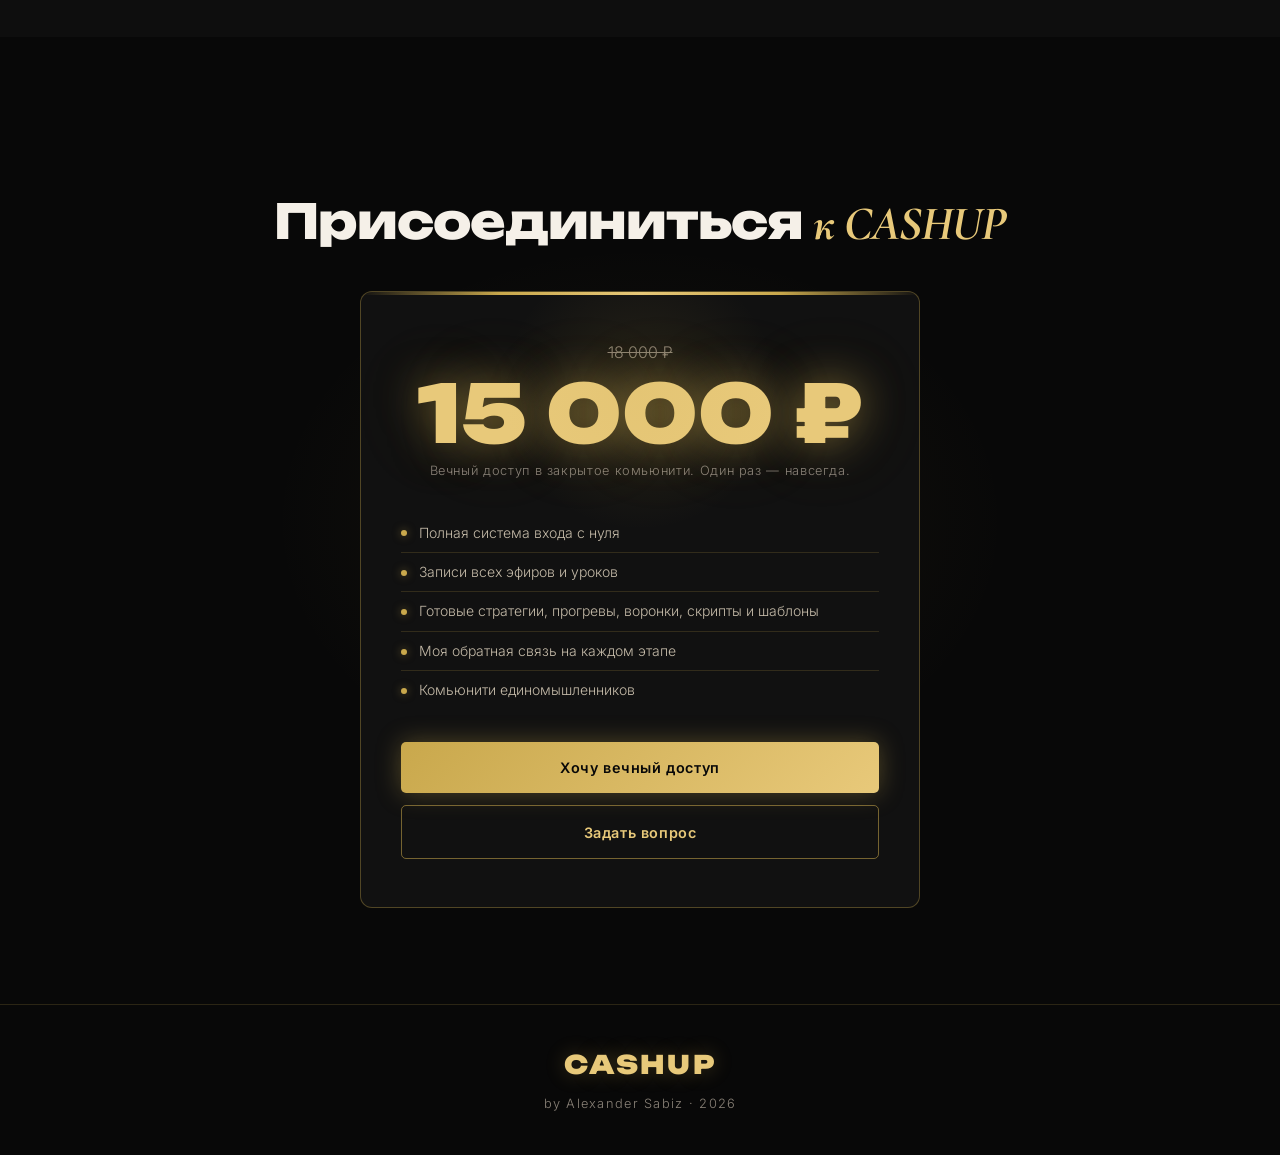
<file: entry.html>
<!DOCTYPE html>
<html lang="ru">
<head>
  <meta charset="UTF-8"/>
  <meta name="viewport" content="width=device-width, initial-scale=1.0"/>
  <title>Вход — CASHUP</title>
  <link rel="stylesheet" href="css/style.css"/>
</head>
<body>

<nav class="nav">
  <a href="index.html" class="nav-logo">CASHUP</a>
  <ul class="nav-links">
    <li><a href="index.html">Главная</a></li>
    <li><a href="about.html">Об авторе</a></li>
    <li><a href="producing.html">Продюсирование</a></li>
    <li><a href="program.html">Программа</a></li>
    <li><a href="students.html">Ученики</a></li>
    <li><a href="entry.html">Вход</a></li>
    <li><a href="https://t.me/m/ROZ6QlhdZTZi" class="nav-cta" target="_blank" rel="noopener">Войти в комьюнити</a></li>
  </ul>
  <div class="burger"><span></span><span></span><span></span></div>
</nav>
<div class="nav-mobile">
  <a href="index.html">Главная</a>
  <a href="about.html">Об авторе</a>
  <a href="producing.html">Продюсирование</a>
  <a href="program.html">Программа</a>
  <a href="students.html">Ученики</a>
  <a href="entry.html">Вход</a>
  <a href="https://t.me/m/ROZ6QlhdZTZi" class="nav-cta" target="_blank" rel="noopener">Войти в комьюнити</a>
</div>

<div class="page">

  <!-- ВОЗРАЖЕНИЯ -->
  <section style="background:var(--bg); position:relative; overflow:hidden;">
    <div style="position:absolute;top:0;right:0;width:500px;height:500px;background:radial-gradient(ellipse,rgba(201,168,76,0.06) 0%,transparent 65%);pointer-events:none;"></div>
    <div class="container">
      <div class="label fade-up">Возражения</div>
      <h2 class="h2 fade-up fade-up-delay-1">Отвечаю <span class="serif-italic">честно</span></h2>

      <div class="obj-list" style="margin-top:2.5rem;">

        <div class="obj-item fade-up">
          <div class="obj-q">«Я боюсь, что не смогу найти проект»</div>
          <p class="obj-a">Внутри КЭШАП — конкретные методы поиска экспертов, которые работают прямо сейчас. Скрипты переговоров, места поиска, разбор ошибок. Большинство учеников находят первого эксперта за 1–3 дня после изучения материала.</p>
        </div>

        <div class="obj-item fade-up fade-up-delay-1">
          <div class="obj-q">«А что если я не окуплю обучение?»</div>
          <p class="obj-a">Большинство учеников окупают вход уже в первые недели — на доп. профессиях внутри системы, пока идёт основной запуск. Первая сделка с продюсирования перекрывает стоимость в несколько раз.</p>
        </div>

        <div class="obj-item fade-up fade-up-delay-2">
          <div class="obj-q">«Будет ли обратная связь и поддержка?»</div>
          <p class="obj-a">Да — это главное отличие КЭШАП. Я лично вовлечён в каждого участника: разбираю ошибки, отвечаю на вопросы, помогаю не слиться. Плюс 200+ участников в закрытой группе, которые уже делают результат.</p>
        </div>

        <div class="obj-item fade-up fade-up-delay-3">
          <div class="obj-q">«Подходит ли это мне, если я ещё не зарабатывал в онлайне?»</div>
          <p class="obj-a">КЭШАП создан именно для тех, кто начинает с нуля. Все ребята в кейсах — Андрей, Матвей, Глеб, Алекс — стартовали без опыта и связей. Система выстроена так, что даже новичок может сделать первые деньги в первые недели.</p>
        </div>

      </div>
    </div>
  </section>

  <!-- ДО / ПОСЛЕ -->
  <section style="background:var(--bg2);">
    <div class="container">
      <div class="label fade-up">Трансформация</div>
      <h2 class="h2 fade-up fade-up-delay-1">До <span class="serif-italic">и после</span> КЭШАП</h2>

      <div class="ba-grid">
        <div class="ba-col before fade-up">
          <div class="ba-title">ДО</div>
          <ul class="ba-list">
            <li>Нет понимания, как зарабатывать онлайн</li>
            <li>Пробуешь всё подряд — ничего не работает</li>
            <li>Нет системы, нет ментора, нет окружения</li>
            <li>Доход = 0 или нестабильный</li>
            <li>Зависишь от родителей или работы</li>
          </ul>
        </div>
        <div class="ba-col after fade-up fade-up-delay-1">
          <div class="ba-title">ПОСЛЕ</div>
          <ul class="ba-list">
            <li>Чёткая система: эксперт → запуск → деньги</li>
            <li>Первые 30–50К в первые недели</li>
            <li>200+ единомышленников + личная обратная связь</li>
            <li>Стабильный доход 100–300К+ в месяц</li>
            <li>Финансовая свобода — работаешь с телефона</li>
          </ul>
        </div>
      </div>
    </div>
  </section>

  <!-- ЦЕНА -->
  <section style="background:var(--bg); position:relative; overflow:hidden;">
    <div style="position:absolute;top:50%;left:50%;transform:translate(-50%,-50%);width:800px;height:600px;background:radial-gradient(ellipse,rgba(201,168,76,0.07) 0%,transparent 65%);pointer-events:none;"></div>

    <div class="container">
      <div style="text-align:center; margin-bottom:0.5rem;">
        <div class="label fade-up" style="display:inline-block;">Вход</div>
      </div>
      <h2 class="h2 fade-up fade-up-delay-1" style="text-align:center;">
        Присоединиться <span class="serif-italic">к CASHUP</span>
      </h2>

      <div class="price-card fade-up fade-up-delay-2">
        <div class="price-glow"></div>
        <div class="price-old">18 000 ₽</div>
        <div class="price-main">15 000 ₽</div>
        <p class="price-note">Вечный доступ в закрытое комьюнити. Один раз — навсегда.</p>

        <ul class="price-includes">
          <li>Полная система входа с нуля</li>
          <li>Записи всех эфиров и уроков</li>
          <li>Готовые стратегии, прогревы, воронки, скрипты и шаблоны</li>
          <li>Моя обратная связь на каждом этапе</li>
          <li>Комьюнити единомышленников</li>
        </ul>

        <div class="price-btns">
          <a href="https://t.me/m/ROZ6QlhdZTZi" class="btn btn-primary btn-full" target="_blank" rel="noopener">
            Хочу вечный доступ
          </a>
          <a href="https://t.me/m/ROZ6QlhdZTZi" class="btn btn-outline btn-full" target="_blank" rel="noopener">
            Задать вопрос
          </a>
        </div>
      </div>
    </div>
  </section>

</div>

<footer>
  <div class="footer-logo">CASHUP</div>
  <div class="footer-sub">by Alexander Sabiz · 2026</div>
</footer>

<script src="js/main.js"></script>
</body>
</html>
</file>
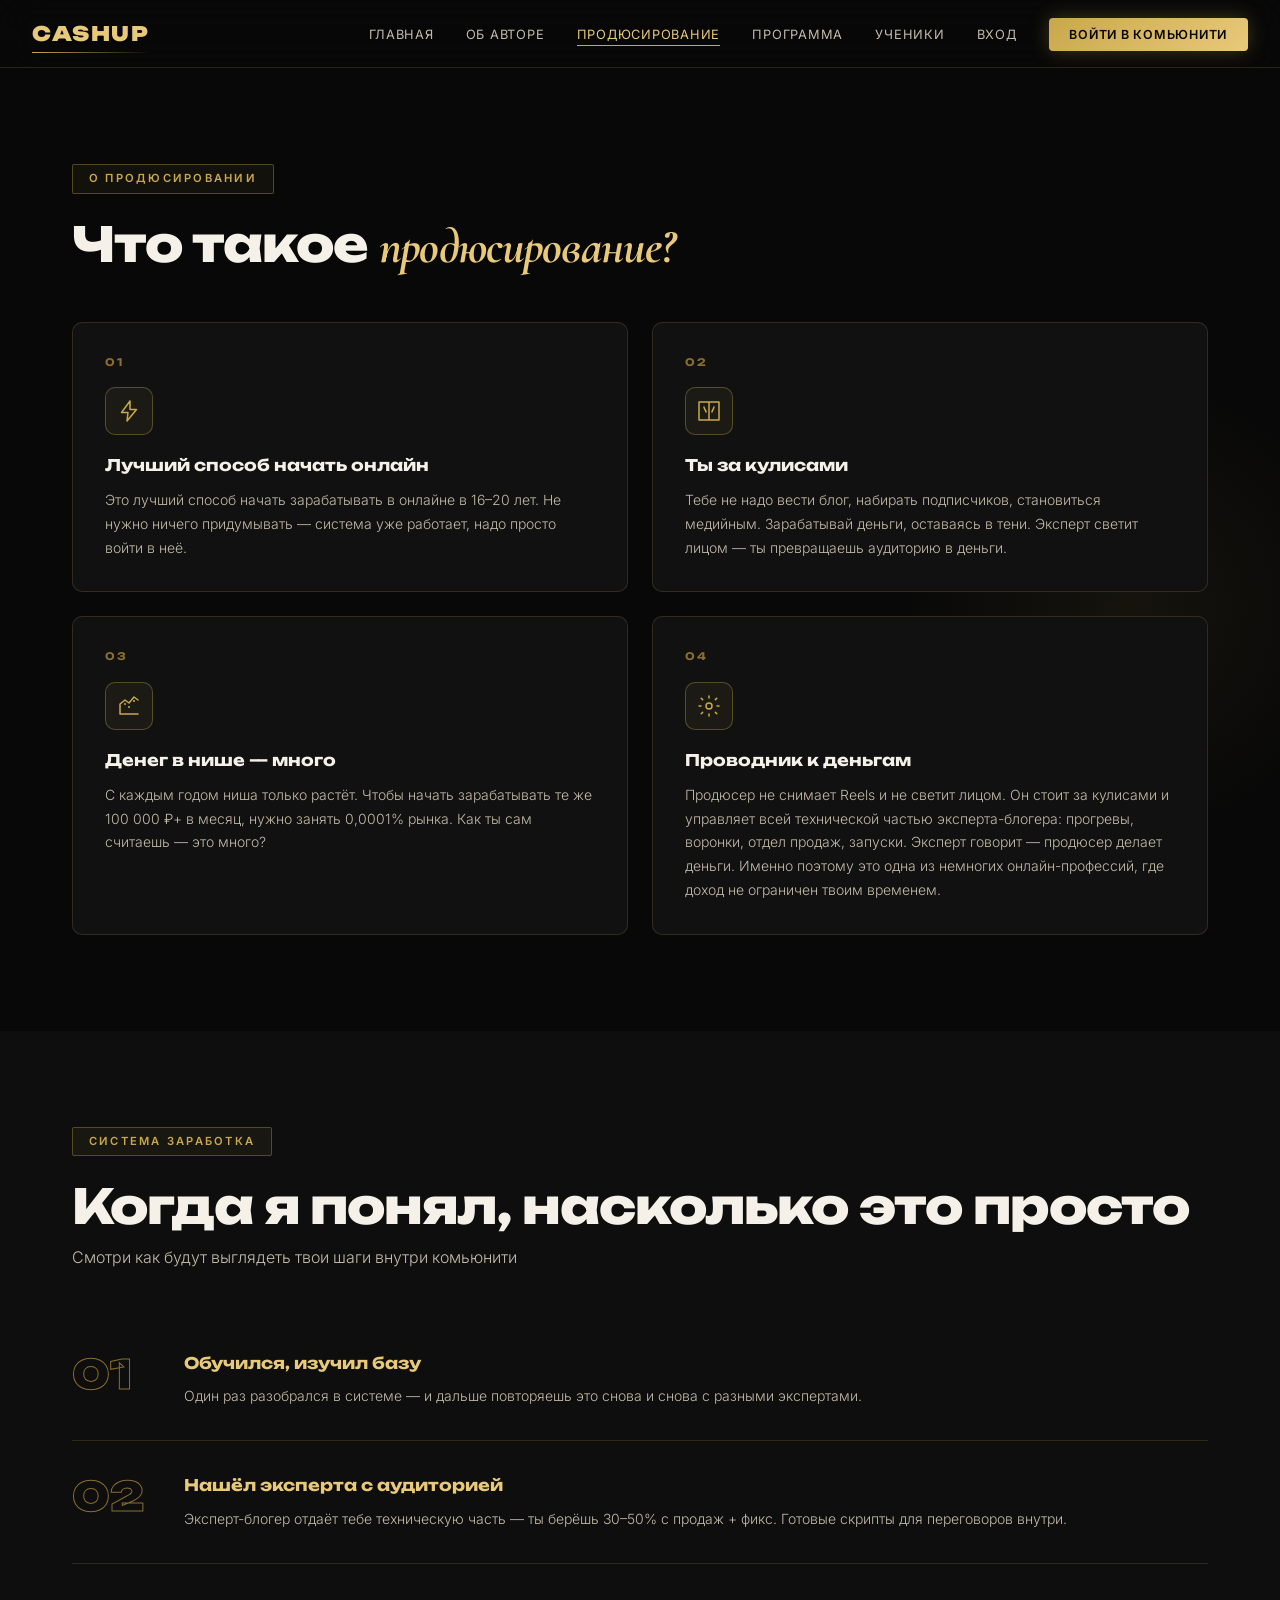
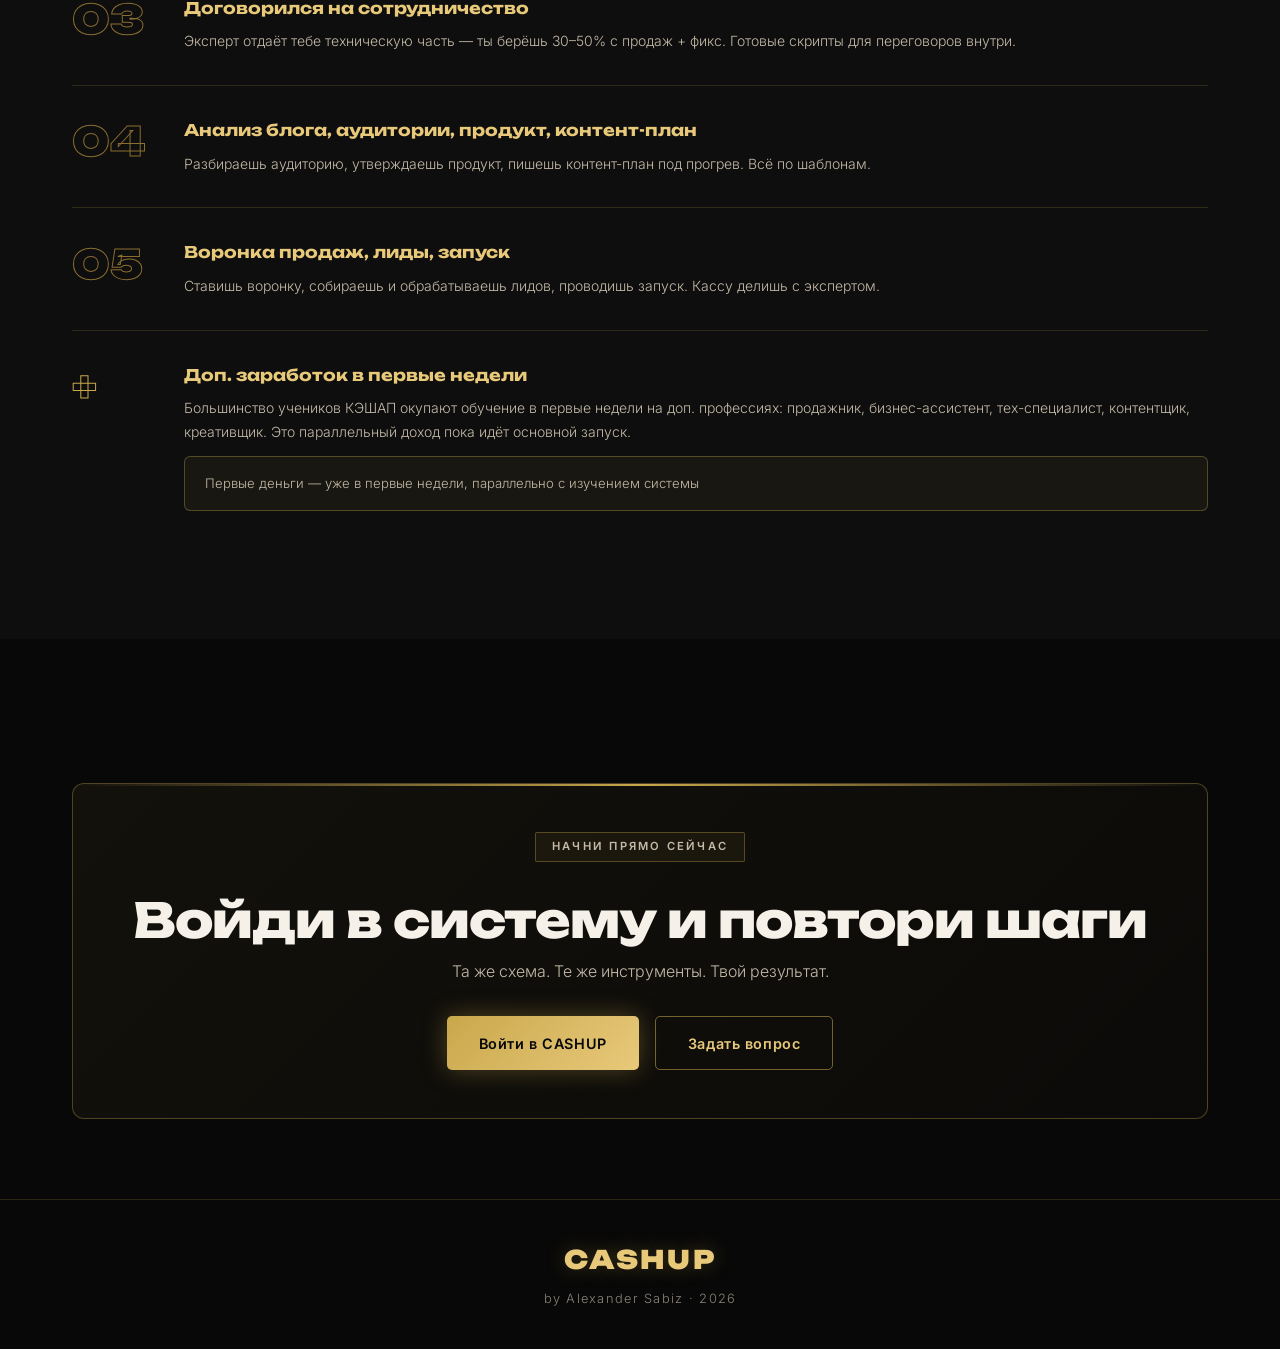
<file: producing.html>
<!DOCTYPE html>
<html lang="ru">
<head>
  <meta charset="UTF-8"/>
  <meta name="viewport" content="width=device-width, initial-scale=1.0"/>
  <title>Продюсирование — CASHUP</title>
  <link rel="stylesheet" href="css/style.css"/>
</head>
<body>

<nav class="nav">
  <a href="index.html" class="nav-logo">CASHUP</a>
  <ul class="nav-links">
    <li><a href="index.html">Главная</a></li>
    <li><a href="about.html">Об авторе</a></li>
    <li><a href="producing.html">Продюсирование</a></li>
    <li><a href="program.html">Программа</a></li>
    <li><a href="students.html">Ученики</a></li>
    <li><a href="entry.html">Вход</a></li>
    <li><a href="https://t.me/m/ROZ6QlhdZTZi" class="nav-cta" target="_blank" rel="noopener">Войти в комьюнити</a></li>
  </ul>
  <div class="burger"><span></span><span></span><span></span></div>
</nav>
<div class="nav-mobile">
  <a href="index.html">Главная</a>
  <a href="about.html">Об авторе</a>
  <a href="producing.html">Продюсирование</a>
  <a href="program.html">Программа</a>
  <a href="students.html">Ученики</a>
  <a href="entry.html">Вход</a>
  <a href="https://t.me/m/ROZ6QlhdZTZi" class="nav-cta" target="_blank" rel="noopener">Войти в комьюнити</a>
</div>

<div class="page">

  <!-- WHAT IS PRODUCING -->
  <section style="background:var(--bg); padding-top:6rem; position:relative; overflow:hidden;">
    <div style="position:absolute;top:30%;right:-100px;width:500px;height:500px;background:radial-gradient(ellipse,rgba(201,168,76,0.07) 0%,transparent 65%);pointer-events:none;"></div>
    <div class="container">
      <div class="label fade-up">О продюсировании</div>
      <h2 class="h2 fade-up fade-up-delay-1" style="max-width:700px;margin-bottom:0.75rem;">
        Что такое <span class="serif-italic">продюсирование?</span>
      </h2>

      <div class="cards-grid" style="grid-template-columns:repeat(2,1fr);">

        <!-- 01 -->
        <div class="card fade-up">
          <div class="card-num">01</div>
          <div class="card-icon">
            <div class="icon-wrap">
              <svg viewBox="0 0 24 24" fill="none">
                <!-- lightning bolt: best way to start -->
                <path class="icon-path icon-anim-draw" d="M13 2L4.5 13.5H11L10 22L19.5 10.5H13L13 2Z"/>
              </svg>
            </div>
          </div>
          <div class="card-title">Лучший способ начать онлайн</div>
          <p class="card-text">Это лучший способ начать зарабатывать в онлайне в 16–20 лет. Не нужно ничего придумывать — система уже работает, надо просто войти в неё.</p>
        </div>

        <!-- 02 -->
        <div class="card fade-up fade-up-delay-1">
          <div class="card-num">02</div>
          <div class="card-icon">
            <div class="icon-wrap">
              <svg viewBox="0 0 24 24" fill="none">
                <!-- curtain / behind the scenes -->
                <path class="icon-path icon-anim-draw" d="M2 3h20M2 3v18M22 3v18M2 21h20M12 3v18M7 8c0 2 2 3 2 5M17 8c0 2-2 3-2 5"/>
              </svg>
            </div>
          </div>
          <div class="card-title">Ты за кулисами</div>
          <p class="card-text">Тебе не надо вести блог, набирать подписчиков, становиться медийным. Зарабатывай деньги, оставаясь в тени. Эксперт светит лицом — ты превращаешь аудиторию в деньги.</p>
        </div>

        <!-- 03 -->
        <div class="card fade-up fade-up-delay-2">
          <div class="card-num">03</div>
          <div class="card-icon">
            <div class="icon-wrap">
              <svg viewBox="0 0 24 24" fill="none">
                <!-- growing chart -->
                <path class="icon-path icon-anim-draw" d="M3 20h18M3 20V10l5-4 4 3 5-6 4 3"/>
                <circle class="icon-path" cx="8" cy="10" r="1" style="fill:var(--gold);stroke:none;"/>
                <circle class="icon-path" cx="12" cy="13" r="1" style="fill:var(--gold);stroke:none;"/>
                <circle class="icon-path" cx="17" cy="7" r="1" style="fill:var(--gold);stroke:none;"/>
              </svg>
            </div>
          </div>
          <div class="card-title">Денег в нише — много</div>
          <p class="card-text">С каждым годом ниша только растёт. Чтобы начать зарабатывать те же 100 000 ₽+ в месяц, нужно занять 0,0001% рынка. Как ты сам считаешь — это много?</p>
        </div>

        <!-- 04 -->
        <div class="card fade-up fade-up-delay-3">
          <div class="card-num">04</div>
          <div class="card-icon">
            <div class="icon-wrap">
              <svg viewBox="0 0 24 24" fill="none">
                <!-- gear / settings / orchestrate -->
                <circle class="icon-path icon-anim-draw" cx="12" cy="12" r="3"/>
                <path class="icon-path icon-anim-draw" d="M12 2v2M12 20v2M4.22 4.22l1.42 1.42M18.36 18.36l1.42 1.42M2 12h2M20 12h2M4.22 19.78l1.42-1.42M18.36 5.64l1.42-1.42"/>
              </svg>
            </div>
          </div>
          <div class="card-title">Проводник к деньгам</div>
          <p class="card-text">Продюсер не снимает Reels и не светит лицом. Он стоит за кулисами и управляет всей технической частью эксперта-блогера: прогревы, воронки, отдел продаж, запуски. Эксперт говорит — продюсер делает деньги. Именно поэтому это одна из немногих онлайн-профессий, где доход не ограничен твоим временем.</p>
        </div>

      </div>
    </div>
  </section>

  <!-- SYSTEM STEPS -->
  <section style="background:var(--bg2);">
    <div class="container">
      <div class="label fade-up">Система заработка</div>
      <h2 class="h2 fade-up fade-up-delay-1">Когда я понял, насколько это просто</h2>
      <p class="fade-up fade-up-delay-2" style="color:var(--text-mid);margin-top:0.75rem;margin-bottom:0;">
        Смотри как будут выглядеть твои шаги внутри комьюнити
      </p>

      <div class="steps">

        <div class="step fade-up">
          <div class="step-num">01</div>
          <div class="step-content">
            <div class="step-title">Обучился, изучил базу</div>
            <p class="step-text">Один раз разобрался в системе — и дальше повторяешь это снова и снова с разными экспертами.</p>
          </div>
        </div>

        <div class="step fade-up">
          <div class="step-num">02</div>
          <div class="step-content">
            <div class="step-title">Нашёл эксперта с аудиторией</div>
            <p class="step-text">Эксперт-блогер отдаёт тебе техническую часть — ты берёшь 30–50% с продаж + фикс. Готовые скрипты для переговоров внутри.</p>
          </div>
        </div>

        <div class="step fade-up">
          <div class="step-num">03</div>
          <div class="step-content">
            <div class="step-title">Договорился на сотрудничество</div>
            <p class="step-text">Эксперт отдаёт тебе техническую часть — ты берёшь 30–50% с продаж + фикс. Готовые скрипты для переговоров внутри.</p>
          </div>
        </div>

        <div class="step fade-up">
          <div class="step-num">04</div>
          <div class="step-content">
            <div class="step-title">Анализ блога, аудитории, продукт, контент-план</div>
            <p class="step-text">Разбираешь аудиторию, утверждаешь продукт, пишешь контент-план под прогрев. Всё по шаблонам.</p>
          </div>
        </div>

        <div class="step fade-up">
          <div class="step-num">05</div>
          <div class="step-content">
            <div class="step-title">Воронка продаж, лиды, запуск</div>
            <p class="step-text">Ставишь воронку, собираешь и обрабатываешь лидов, проводишь запуск. Кассу делишь с экспертом.</p>
          </div>
        </div>

        <div class="step fade-up">
          <div class="step-num" style="-webkit-text-stroke-color:var(--gold);color:transparent;">+</div>
          <div class="step-content">
            <div class="step-title" style="color:var(--gold-light);">Доп. заработок в первые недели</div>
            <p class="step-text">Большинство учеников КЭШАП окупают обучение в первые недели на доп. профессиях: продажник, бизнес-ассистент, тех-специалист, контентщик, креативщик. Это параллельный доход пока идёт основной запуск.</p>
            <div class="step-extra">
              Первые деньги — уже в первые недели, параллельно с изучением системы
            </div>
          </div>
        </div>

      </div>
    </div>
  </section>

  <!-- CTA -->
  <section style="padding:5rem 0; background:var(--bg);">
    <div class="container">
      <div class="cta-band fade-up">
        <p class="label">Начни прямо сейчас</p>
        <h2 class="h2">Войди в систему и повтори шаги</h2>
        <p>Та же схема. Те же инструменты. Твой результат.</p>
        <div class="cta-btns">
          <a href="https://t.me/m/ROZ6QlhdZTZi" class="btn btn-primary" target="_blank" rel="noopener">Войти в CASHUP</a>
          <a href="https://t.me/m/ROZ6QlhdZTZi" class="btn btn-outline" target="_blank" rel="noopener">Задать вопрос</a>
        </div>
      </div>
    </div>
  </section>

</div>

<footer>
  <div class="footer-logo">CASHUP</div>
  <div class="footer-sub">by Alexander Sabiz · 2026</div>
</footer>

<script src="js/main.js"></script>
</body>
</html>
</file>
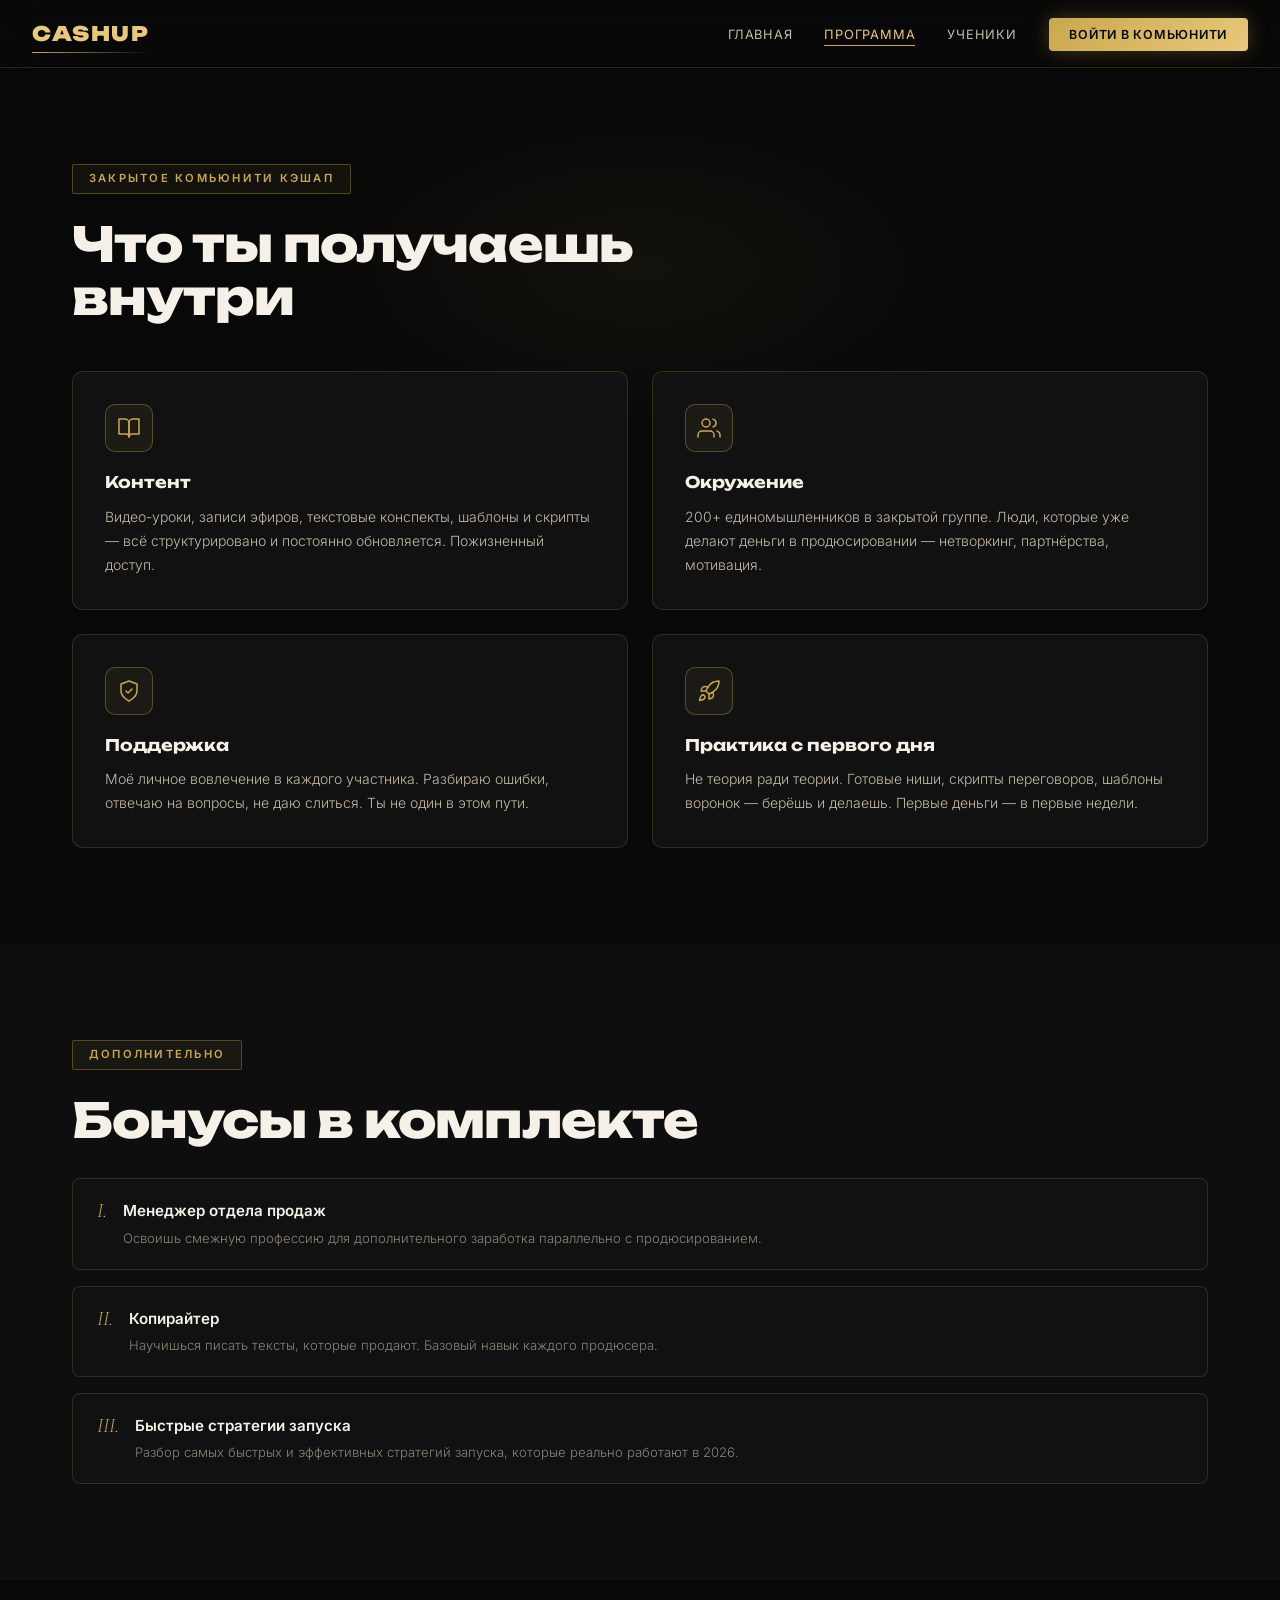
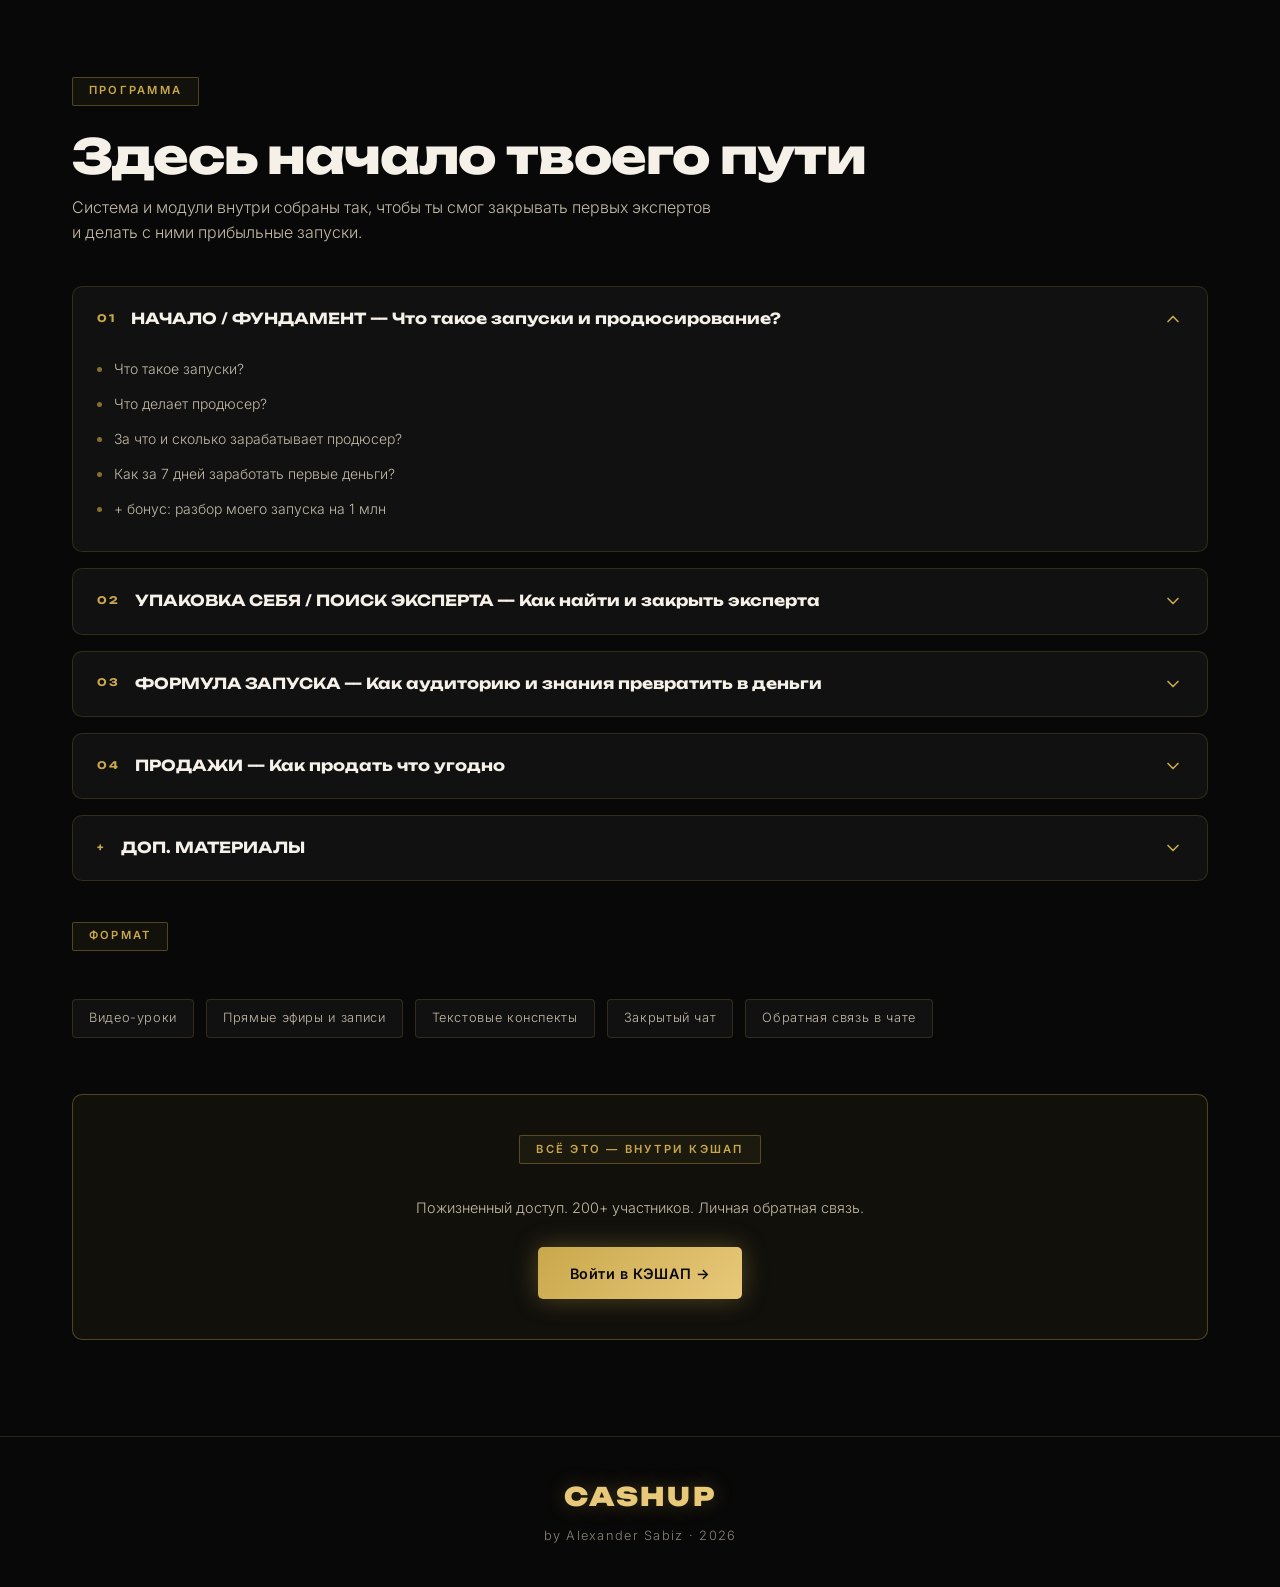
<file: program.html>
<!DOCTYPE html>
<html lang="ru">
<head>
  <meta charset="UTF-8"/>
  <meta name="viewport" content="width=device-width, initial-scale=1.0"/>
  <title>Программа — CASHUP</title>
  <link rel="stylesheet" href="css/style.css"/>
</head>
<body>

<nav class="nav">
  <a href="index.html" class="nav-logo">CASHUP</a>
  <ul class="nav-links">
    <li><a href="index.html">Главная</a></li>
    <li><a href="program.html">Программа</a></li>
    <li><a href="students.html">Ученики</a></li>
    <li><a href="https://t.me/m/ROZ6QlhdZTZi" class="nav-cta" target="_blank" rel="noopener">Войти в комьюнити</a></li>
  </ul>
  <div class="burger"><span></span><span></span><span></span></div>
</nav>
<div class="nav-mobile">
  <a href="index.html">Главная</a>
  <a href="program.html">Программа</a>
  <a href="students.html">Ученики</a>
  <a href="https://t.me/m/ROZ6QlhdZTZi" class="nav-cta" target="_blank" rel="noopener">Войти в комьюнити</a>
</div>

<div class="page">

  <!-- WHAT YOU GET -->
  <section style="background:var(--bg); position:relative; overflow:hidden;">
    <div style="position:absolute;top:0;left:50%;transform:translateX(-50%);width:800px;height:400px;background:radial-gradient(ellipse,rgba(201,168,76,0.06) 0%,transparent 65%);pointer-events:none;"></div>
    <div class="container">
      <div class="label fade-up">Закрытое комьюнити КЭШАП</div>
      <h2 class="h2 fade-up fade-up-delay-1" style="max-width:700px;">Что ты получаешь внутри</h2>

      <div class="cards-grid" style="margin-top:3rem;">

        <!-- Контент -->
        <div class="card fade-up">
          <div class="card-icon">
            <div class="icon-wrap">
              <svg viewBox="0 0 24 24" fill="none">
                <!-- open book / content -->
                <path class="icon-path icon-anim-draw" d="M2 3h6a4 4 0 0 1 4 4v14a3 3 0 0 0-3-3H2z"/>
                <path class="icon-path icon-anim-draw" d="M22 3h-6a4 4 0 0 0-4 4v14a3 3 0 0 1 3-3h7z"/>
              </svg>
            </div>
          </div>
          <div class="card-title">Контент</div>
          <p class="card-text">Видео-уроки, записи эфиров, текстовые конспекты, шаблоны и скрипты — всё структурировано и постоянно обновляется. Пожизненный доступ.</p>
        </div>

        <!-- Окружение -->
        <div class="card fade-up fade-up-delay-1">
          <div class="card-icon">
            <div class="icon-wrap">
              <svg viewBox="0 0 24 24" fill="none">
                <!-- people / community -->
                <path class="icon-path icon-anim-draw" d="M17 21v-2a4 4 0 0 0-4-4H5a4 4 0 0 0-4 4v2"/>
                <circle class="icon-path icon-anim-draw" cx="9" cy="7" r="4"/>
                <path class="icon-path icon-anim-draw" d="M23 21v-2a4 4 0 0 0-3-3.87"/>
                <path class="icon-path icon-anim-draw" d="M16 3.13a4 4 0 0 1 0 7.75"/>
              </svg>
            </div>
          </div>
          <div class="card-title">Окружение</div>
          <p class="card-text">200+ единомышленников в закрытой группе. Люди, которые уже делают деньги в продюсировании — нетворкинг, партнёрства, мотивация.</p>
        </div>

        <!-- Поддержка -->
        <div class="card fade-up fade-up-delay-2">
          <div class="card-icon">
            <div class="icon-wrap">
              <svg viewBox="0 0 24 24" fill="none">
                <!-- shield / support -->
                <path class="icon-path icon-anim-draw" d="M12 22s8-4 8-10V5l-8-3-8 3v7c0 6 8 10 8 10z"/>
                <path class="icon-path icon-anim-draw" d="M9 12l2 2 4-4"/>
              </svg>
            </div>
          </div>
          <div class="card-title">Поддержка</div>
          <p class="card-text">Моё личное вовлечение в каждого участника. Разбираю ошибки, отвечаю на вопросы, не даю слиться. Ты не один в этом пути.</p>
        </div>

        <!-- Практика -->
        <div class="card fade-up fade-up-delay-3">
          <div class="card-icon">
            <div class="icon-wrap">
              <svg viewBox="0 0 24 24" fill="none">
                <!-- rocket -->
                <path class="icon-path icon-anim-draw" d="M4.5 16.5c-1.5 1.26-2 5-2 5s3.74-.5 5-2c.71-.84.7-2.13-.09-2.91a2.18 2.18 0 0 0-2.91-.09z"/>
                <path class="icon-path icon-anim-draw" d="M12 15l-3-3a22 22 0 0 1 2-3.95A12.88 12.88 0 0 1 22 2c0 2.72-.78 7.5-6 11a22.35 22.35 0 0 1-4 2z"/>
                <path class="icon-path icon-anim-draw" d="M9 12H4s.55-3.03 2-4c1.62-1.08 5 0 5 0M12 15v5s3.03-.55 4-2c1.08-1.62 0-5 0-5"/>
              </svg>
            </div>
          </div>
          <div class="card-title">Практика с первого дня</div>
          <p class="card-text">Не теория ради теории. Готовые ниши, скрипты переговоров, шаблоны воронок — берёшь и делаешь. Первые деньги — в первые недели.</p>
        </div>

      </div>
    </div>
  </section>

  <!-- BONUSES -->
  <section style="background:var(--bg2);">
    <div class="container">
      <div class="label fade-up">Дополнительно</div>
      <h2 class="h2 fade-up fade-up-delay-1">Бонусы в комплекте</h2>

      <div class="bonus-list">
        <div class="bonus-item fade-up">
          <div class="bonus-num">I.</div>
          <div>
            <div class="bonus-title">Менеджер отдела продаж</div>
            <div class="bonus-text">Освоишь смежную профессию для дополнительного заработка параллельно с продюсированием.</div>
          </div>
        </div>
        <div class="bonus-item fade-up fade-up-delay-1">
          <div class="bonus-num">II.</div>
          <div>
            <div class="bonus-title">Копирайтер</div>
            <div class="bonus-text">Научишься писать тексты, которые продают. Базовый навык каждого продюсера.</div>
          </div>
        </div>
        <div class="bonus-item fade-up fade-up-delay-2">
          <div class="bonus-num">III.</div>
          <div>
            <div class="bonus-title">Быстрые стратегии запуска</div>
            <div class="bonus-text">Разбор самых быстрых и эффективных стратегий запуска, которые реально работают в 2026.</div>
          </div>
        </div>
      </div>
    </div>
  </section>

  <!-- MODULES -->
  <section style="background:var(--bg);">
    <div class="container">
      <div class="label fade-up">Программа</div>
      <h2 class="h2 fade-up fade-up-delay-1">Здесь начало твоего пути</h2>
      <p class="fade-up fade-up-delay-2" style="color:var(--text-mid);margin-top:0.75rem;margin-bottom:2.5rem;max-width:640px;">
        Система и модули внутри собраны так, чтобы ты смог закрывать первых экспертов и делать с ними прибыльные запуски.
      </p>

      <!-- Module 1 -->
      <div class="module open fade-up">
        <div class="module-header">
          <span class="module-num">01</span>
          <span class="module-title-text">НАЧАЛО / ФУНДАМЕНТ — Что такое запуски и продюсирование?</span>
          <svg class="module-arrow" viewBox="0 0 24 24" fill="none"><path d="M6 9l6 6 6-6" stroke-width="2" stroke-linecap="round" stroke-linejoin="round"/></svg>
        </div>
        <div class="module-body">
          <ul>
            <li>Что такое запуски?</li>
            <li>Что делает продюсер?</li>
            <li>За что и сколько зарабатывает продюсер?</li>
            <li>Как за 7 дней заработать первые деньги?</li>
            <li>+ бонус: разбор моего запуска на 1 млн</li>
          </ul>
        </div>
      </div>

      <!-- Module 2 -->
      <div class="module fade-up">
        <div class="module-header">
          <span class="module-num">02</span>
          <span class="module-title-text">УПАКОВКА СЕБЯ / ПОИСК ЭКСПЕРТА — Как найти и закрыть эксперта</span>
          <svg class="module-arrow" viewBox="0 0 24 24" fill="none"><path d="M6 9l6 6 6-6" stroke-width="2" stroke-linecap="round" stroke-linejoin="round"/></svg>
        </div>
        <div class="module-body">
          <ul>
            <li>Топ 5 рабочих способов найти эксперта для сотрудничества</li>
            <li>Скрипт первого сообщения, на которое реально отвечают</li>
            <li>Алгоритм воронки продаж для своих услуг</li>
            <li>Стратегия закрытия сделки на звонке: как провести диалог, чтобы эксперт согласился на ваши условия</li>
          </ul>
        </div>
      </div>

      <!-- Module 3 -->
      <div class="module fade-up">
        <div class="module-header">
          <span class="module-num">03</span>
          <span class="module-title-text">ФОРМУЛА ЗАПУСКА — Как аудиторию и знания превратить в деньги</span>
          <svg class="module-arrow" viewBox="0 0 24 24" fill="none"><path d="M6 9l6 6 6-6" stroke-width="2" stroke-linecap="round" stroke-linejoin="round"/></svg>
        </div>
        <div class="module-body">
          <ul>
            <li>Анализ аудитории</li>
            <li>Распаковка экспертности</li>
            <li>Разработка обучения</li>
            <li>Прогрев</li>
            <li>Сбор заявок</li>
          </ul>
        </div>
      </div>

      <!-- Module 4 -->
      <div class="module fade-up">
        <div class="module-header">
          <span class="module-num">04</span>
          <span class="module-title-text">ПРОДАЖИ — Как продать что угодно</span>
          <svg class="module-arrow" viewBox="0 0 24 24" fill="none"><path d="M6 9l6 6 6-6" stroke-width="2" stroke-linecap="round" stroke-linejoin="round"/></svg>
        </div>
        <div class="module-body">
          <ul>
            <li>Создание продающих мероприятий</li>
            <li>Формула продаж</li>
            <li>Скрипты общения с людьми</li>
            <li>Отработка возражений</li>
            <li>+ бонус: профессия Менеджер Отдела продаж</li>
          </ul>
        </div>
      </div>

      <!-- Доп материалы -->
      <div class="module fade-up">
        <div class="module-header">
          <span class="module-num" style="color:var(--gold);">+</span>
          <span class="module-title-text">ДОП. МАТЕРИАЛЫ</span>
          <svg class="module-arrow" viewBox="0 0 24 24" fill="none"><path d="M6 9l6 6 6-6" stroke-width="2" stroke-linecap="round" stroke-linejoin="round"/></svg>
        </div>
        <div class="module-body">
          <ul>
            <li>Разборы кейсов запусков (2.8 млн, 1 млн, 500К и т.д.)</li>
            <li>Разбор самых быстрых и эффективных стратегий запуска</li>
            <li>Совместный разбор и тест гипотез</li>
            <li>Уроки от спикеров</li>
          </ul>
        </div>
      </div>

      <!-- Формат -->
      <div class="fade-up" style="margin-top:2.5rem;">
        <p class="label">Формат</p>
        <div class="format-tags">
          <span class="format-tag">Видео-уроки</span>
          <span class="format-tag">Прямые эфиры и записи</span>
          <span class="format-tag">Текстовые конспекты</span>
          <span class="format-tag">Закрытый чат</span>
          <span class="format-tag">Обратная связь в чате</span>
        </div>
      </div>

      <!-- Final plashka -->
      <div class="final-plashka fade-up" style="margin-top:3.5rem;">
        <div class="label">Всё это — внутри КЭШАП</div>
        <p>Пожизненный доступ. 200+ участников. Личная обратная связь.</p>
        <a href="https://t.me/m/ROZ6QlhdZTZi" class="btn btn-primary" target="_blank" rel="noopener">
          Войти в КЭШАП →
        </a>
      </div>
    </div>
  </section>

</div>

<footer>
  <div class="footer-logo">CASHUP</div>
  <div class="footer-sub">by Alexander Sabiz · 2026</div>
</footer>

<script src="js/main.js"></script>
</body>
</html>
</file>
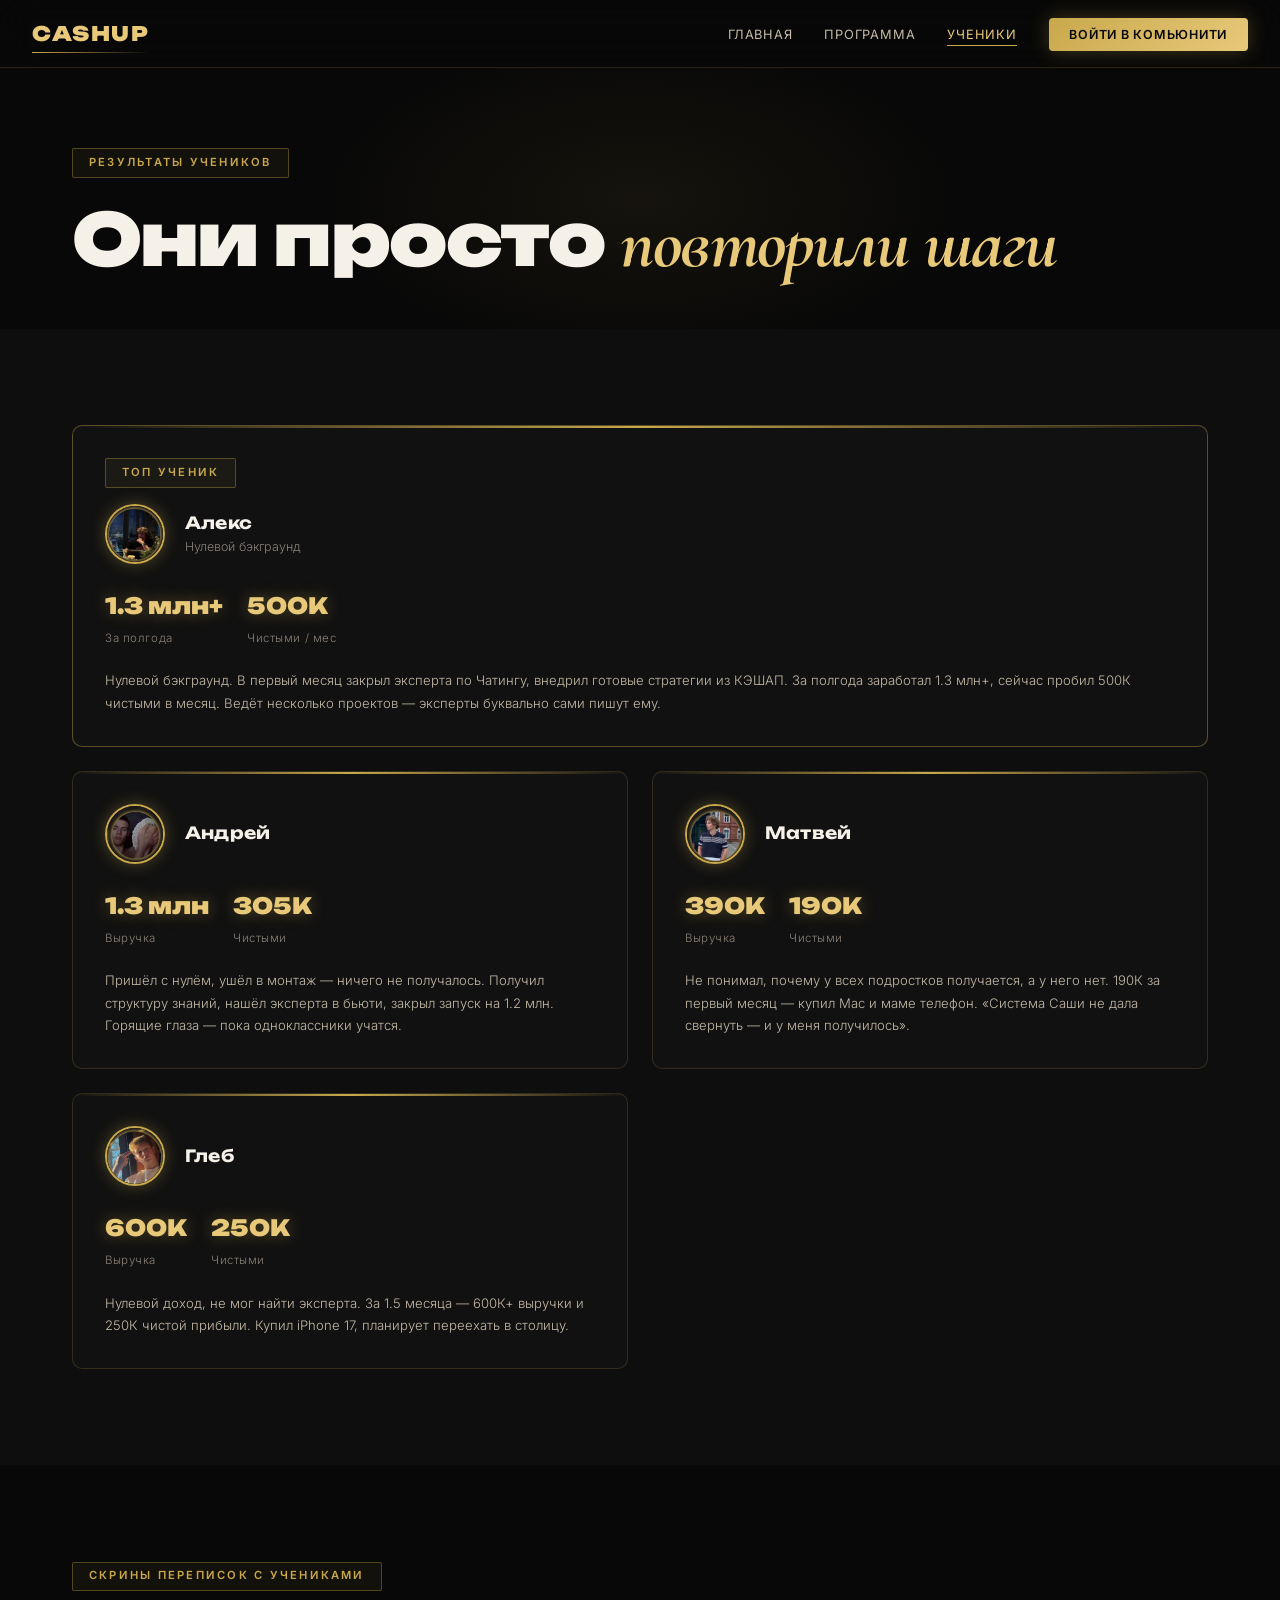
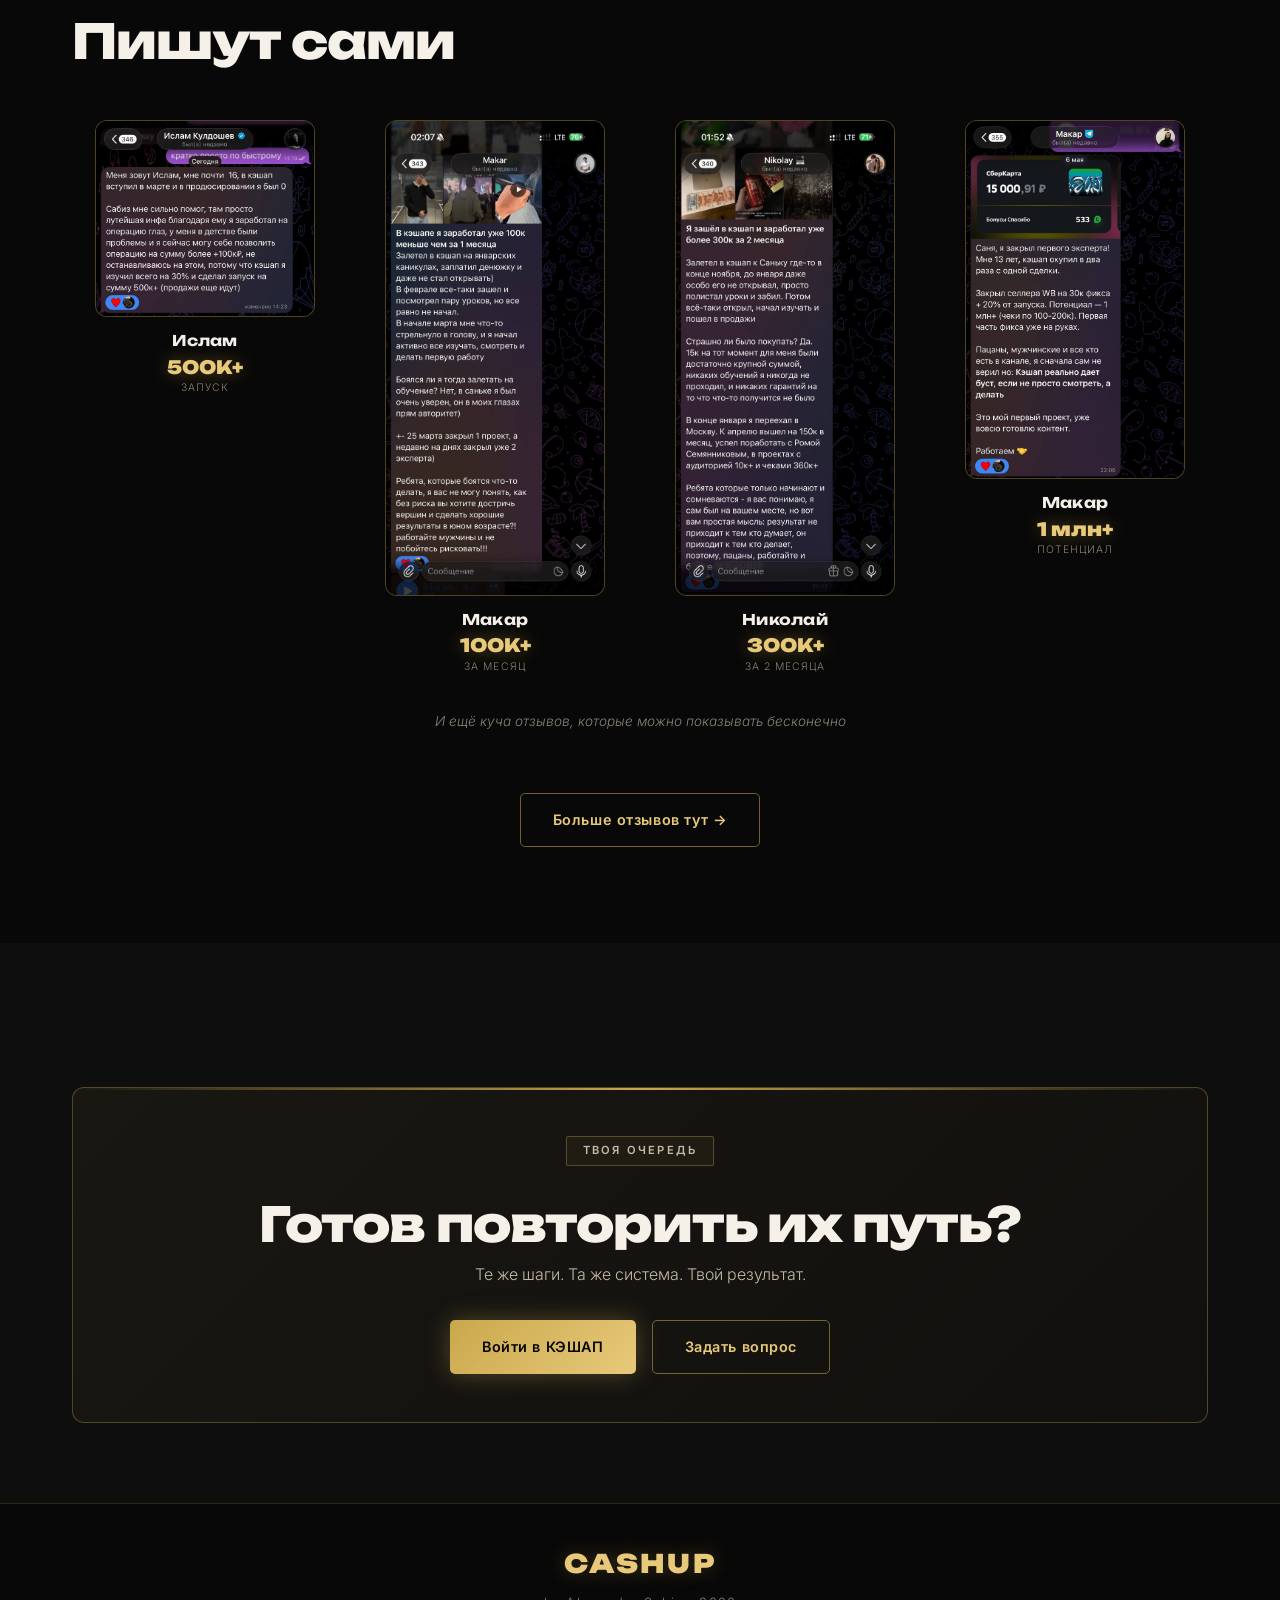
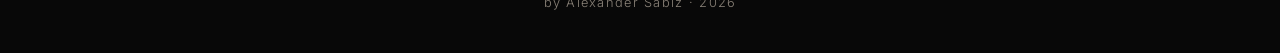
<file: students.html>
<!DOCTYPE html>
<html lang="ru">
<head>
  <meta charset="UTF-8"/>
  <meta name="viewport" content="width=device-width, initial-scale=1.0"/>
  <title>Ученики — CASHUP</title>
  <link rel="stylesheet" href="css/style.css"/>
</head>
<body>

<nav class="nav">
  <a href="index.html" class="nav-logo">CASHUP</a>
  <ul class="nav-links">
    <li><a href="index.html">Главная</a></li>
    <li><a href="program.html">Программа</a></li>
    <li><a href="students.html">Ученики</a></li>
    <li><a href="https://t.me/m/ROZ6QlhdZTZi" class="nav-cta" target="_blank" rel="noopener">Войти в комьюнити</a></li>
  </ul>
  <div class="burger"><span></span><span></span><span></span></div>
</nav>
<div class="nav-mobile">
  <a href="index.html">Главная</a>
  <a href="program.html">Программа</a>
  <a href="students.html">Ученики</a>
  <a href="https://t.me/m/ROZ6QlhdZTZi" class="nav-cta" target="_blank" rel="noopener">Войти в комьюнити</a>
</div>

<div class="page">

  <!-- HEADER -->
  <section style="padding:5rem 0 3rem; background:var(--bg); position:relative; overflow:hidden;">
    <div style="position:absolute;top:50%;left:50%;transform:translate(-50%,-50%);width:700px;height:350px;background:radial-gradient(ellipse,rgba(201,168,76,0.07) 0%,transparent 65%);pointer-events:none;"></div>
    <div class="container">
      <div class="label fade-up">Результаты учеников</div>
      <h1 class="h1 fade-up fade-up-delay-1">Они просто <span class="serif-italic">повторили шаги</span></h1>
    </div>
  </section>

  <!-- CASE CARDS -->
  <section style="background:var(--bg2); padding-top:3rem;">
    <div class="container">
      <div class="cases-grid">

        <!-- ТОП: Алекс -->
        <div class="case-card fade-up" style="border-color:rgba(201,168,76,0.4); grid-column: span 2;">
          <div style="display:flex; align-items:center; gap:1rem; margin-bottom:1rem;">
            <span class="label" style="margin-bottom:0;">ТОП УЧЕНИК</span>
          </div>
          <div class="case-top">
            <img src="с/с1.png" alt="Алекс" class="case-avatar"/>
            <div>
              <div class="case-name">Алекс</div>
              <div style="font-size:0.78rem;color:var(--text-dim);">Нулевой бэкграунд</div>
            </div>
          </div>
          <div class="case-nums">
            <div class="case-num-item">
              <span class="case-num-val">1.3 млн+</span>
              <span class="case-num-desc">За полгода</span>
            </div>
            <div class="case-num-item">
              <span class="case-num-val">500К</span>
              <span class="case-num-desc">Чистыми / мес</span>
            </div>
          </div>
          <p class="case-text">Нулевой бэкграунд. В первый месяц закрыл эксперта по Чатингу, внедрил готовые стратегии из КЭШАП. За полгода заработал 1.3 млн+, сейчас пробил 500К чистыми в месяц. Ведёт несколько проектов — эксперты буквально сами пишут ему.</p>
        </div>

        <!-- Андрей -->
        <div class="case-card fade-up">
          <div class="case-top">
            <img src="с/с2.png" alt="Андрей" class="case-avatar"/>
            <div>
              <div class="case-name">Андрей</div>
            </div>
          </div>
          <div class="case-nums">
            <div class="case-num-item">
              <span class="case-num-val">1.3 млн</span>
              <span class="case-num-desc">Выручка</span>
            </div>
            <div class="case-num-item">
              <span class="case-num-val">305К</span>
              <span class="case-num-desc">Чистыми</span>
            </div>
          </div>
          <p class="case-text">Пришёл с нулём, ушёл в монтаж — ничего не получалось. Получил структуру знаний, нашёл эксперта в бьюти, закрыл запуск на 1.2 млн. Горящие глаза — пока одноклассники учатся.</p>
        </div>

        <!-- Матвей -->
        <div class="case-card fade-up fade-up-delay-1">
          <div class="case-top">
            <img src="с/с3.png" alt="Матвей" class="case-avatar"/>
            <div>
              <div class="case-name">Матвей</div>
            </div>
          </div>
          <div class="case-nums">
            <div class="case-num-item">
              <span class="case-num-val">390К</span>
              <span class="case-num-desc">Выручка</span>
            </div>
            <div class="case-num-item">
              <span class="case-num-val">190К</span>
              <span class="case-num-desc">Чистыми</span>
            </div>
          </div>
          <p class="case-text">Не понимал, почему у всех подростков получается, а у него нет. 190К за первый месяц — купил Mac и маме телефон. «Система Саши не дала свернуть — и у меня получилось».</p>
        </div>

        <!-- Глеб -->
        <div class="case-card fade-up fade-up-delay-2">
          <div class="case-top">
            <img src="с/с4.png" alt="Глеб" class="case-avatar"/>
            <div>
              <div class="case-name">Глеб</div>
            </div>
          </div>
          <div class="case-nums">
            <div class="case-num-item">
              <span class="case-num-val">600К</span>
              <span class="case-num-desc">Выручка</span>
            </div>
            <div class="case-num-item">
              <span class="case-num-val">250К</span>
              <span class="case-num-desc">Чистыми</span>
            </div>
          </div>
          <p class="case-text">Нулевой доход, не мог найти эксперта. За 1.5 месяца — 600К+ выручки и 250К чистой прибыли. Купил iPhone 17, планирует переехать в столицу.</p>
        </div>

      </div>
    </div>
  </section>

  <!-- STUDENTS GALLERY — только скрины переписок -->
  <section style="background:var(--bg);">
    <div class="container">
      <div class="label fade-up">Скрины переписок с учениками</div>
      <h2 class="h2 fade-up fade-up-delay-1" style="margin-bottom:0.5rem;">Пишут сами</h2>

      <div class="students-gallery">

        <div class="student-item fade-up">
          <img src="%D1%81/c5.png" alt="Ислам" class="student-avatar-rect"/>
          <div class="student-name">Ислам</div>
          <div class="student-result-val">500К+</div>
          <div class="student-result-period">Запуск</div>
        </div>
        <div class="student-item fade-up fade-up-delay-1">
          <img src="%D1%81/c6.png" alt="Макар" class="student-avatar-rect"/>
          <div class="student-name">Макар</div>
          <div class="student-result-val">100К+</div>
          <div class="student-result-period">За месяц</div>
        </div>
        <div class="student-item fade-up fade-up-delay-2">
          <img src="%D1%81/c7.png" alt="Николай" class="student-avatar-rect"/>
          <div class="student-name">Николай</div>
          <div class="student-result-val">300К+</div>
          <div class="student-result-period">За 2 месяца</div>
        </div>
        <div class="student-item fade-up fade-up-delay-3">
          <img src="%D1%81/c8.png" alt="Макар" class="student-avatar-rect"/>
          <div class="student-name">Макар</div>
          <div class="student-result-val">1 млн+</div>
          <div class="student-result-period">Потенциал</div>
        </div>

      </div>

      <p class="fade-up" style="color:var(--text-dim);text-align:center;font-size:0.85rem;margin-top:2rem;font-style:italic;">
        И ещё куча отзывов, которые можно показывать бесконечно
      </p>
      <div class="more-reviews-wrap fade-up">
        <a href="https://t.me/m/ROZ6QlhdZTZi" class="btn btn-outline" target="_blank" rel="noopener" style="margin-top:1.25rem;">
          Больше отзывов тут →
        </a>
      </div>

    </div>
  </section>

  <!-- FINAL CTA -->
  <section style="padding:5rem 0; background:var(--bg2);">
    <div class="container">
      <div class="cta-band fade-up">
        <p class="label">Твоя очередь</p>
        <h2 class="h2">Готов повторить их путь?</h2>
        <p>Те же шаги. Та же система. Твой результат.</p>
        <div class="cta-btns">
          <a href="https://t.me/m/ROZ6QlhdZTZi" class="btn btn-primary" target="_blank" rel="noopener">Войти в КЭШАП</a>
          <a href="https://t.me/m/ROZ6QlhdZTZi" class="btn btn-outline" target="_blank" rel="noopener">Задать вопрос</a>
        </div>
      </div>
    </div>
  </section>

</div>

<footer>
  <div class="footer-logo">CASHUP</div>
  <div class="footer-sub">by Alexander Sabiz · 2026</div>
</footer>

<script src="js/main.js"></script>
</body>
</html>
</file>
<file: css/style.css>
@import url('https://fonts.googleapis.com/css2?family=Unbounded:wght@700;800;900&family=Cormorant+Garamond:ital,wght@1,400;1,500;1,600&family=Inter:wght@300;400;500;600&display=swap');

*, *::before, *::after { box-sizing: border-box; margin: 0; padding: 0; }

:root {
  --bg: #080808;
  --bg2: #0E0E0E;
  --bg3: #111111;
  --gold: #C9A84C;
  --gold-light: #E8C97A;
  --gold-dim: #8A6E2F;
  --gold-border: rgba(201,168,76,0.18);
  --gold-border-mid: rgba(201,168,76,0.35);
  --gold-border-bright: rgba(201,168,76,0.55);
  --text: #F5F0E8;
  --text-mid: #C4BAA8;
  --text-dim: #8A8278;
  --font-display: 'Unbounded', sans-serif;
  --font-serif: 'Cormorant Garamond', serif;
  --font-body: 'Inter', sans-serif;
}

html { scroll-behavior: smooth; }
body {
  background: var(--bg);
  color: var(--text);
  font-family: var(--font-body);
  font-weight: 300;
  line-height: 1.6;
  overflow-x: hidden;
}

/* ─── SCROLLBAR ─── */
::-webkit-scrollbar { width: 4px; }
::-webkit-scrollbar-track { background: var(--bg); }
::-webkit-scrollbar-thumb { background: var(--gold-dim); border-radius: 2px; }

/* ─── NAV ─── */
.nav {
  position: fixed; top: 0; left: 0; right: 0; z-index: 1000;
  background: rgba(8,8,8,0.88);
  backdrop-filter: blur(20px);
  border-bottom: 1px solid var(--gold-border);
  padding: 0 2rem;
  height: 68px;
  display: flex; align-items: center; justify-content: space-between;
  transition: background 0.3s;
}
.nav-logo {
  font-family: var(--font-display);
  font-size: 1.25rem;
  font-weight: 900;
  letter-spacing: 0.08em;
  color: var(--gold-light);
  text-decoration: none;
  position: relative;
}
.nav-logo::after {
  content: '';
  position: absolute; bottom: -3px; left: 0; right: 0; height: 1px;
  background: linear-gradient(90deg, var(--gold), transparent);
}
.nav-links {
  display: flex; gap: 2rem; list-style: none;
}
.nav-links a {
  font-family: var(--font-body);
  font-size: 0.8rem;
  font-weight: 400;
  letter-spacing: 0.06em;
  text-transform: uppercase;
  color: var(--text-mid);
  text-decoration: none;
  transition: color 0.25s;
  position: relative;
}
.nav-links a:hover, .nav-links a.active { color: var(--gold-light); }
.nav-links a.active::after {
  content: '';
  position: absolute; bottom: -4px; left: 0; right: 0; height: 1px;
  background: var(--gold);
}
.nav-cta {
  background: linear-gradient(135deg, var(--gold) 0%, var(--gold-light) 100%);
  color: #080808 !important;
  font-weight: 600 !important;
  padding: 0.55rem 1.3rem;
  border-radius: 4px;
  font-size: 0.78rem !important;
  letter-spacing: 0.04em;
  white-space: nowrap;
  transition: box-shadow 0.3s, transform 0.2s !important;
  box-shadow: 0 0 20px rgba(201,168,76,0.3);
}
.nav-cta:hover { box-shadow: 0 0 30px rgba(232,201,122,0.5); transform: translateY(-1px); }

/* burger */
.burger {
  display: none;
  flex-direction: column; gap: 5px; cursor: pointer; padding: 4px;
}
.burger span { display: block; width: 24px; height: 2px; background: var(--gold); border-radius: 2px; transition: 0.3s; }
.nav-mobile {
  display: none;
  position: fixed; top: 68px; left: 0; right: 0; z-index: 999;
  background: rgba(8,8,8,0.97);
  border-bottom: 1px solid var(--gold-border);
  padding: 1.5rem 2rem;
  flex-direction: column; gap: 1.25rem;
}
.nav-mobile.open { display: flex; }
.nav-mobile a {
  font-size: 0.9rem; color: var(--text-mid); text-decoration: none;
  font-weight: 400; letter-spacing: 0.06em; text-transform: uppercase;
  transition: color 0.25s;
}
.nav-mobile a:hover, .nav-mobile a.active { color: var(--gold-light); }
.nav-mobile .nav-cta {
  background: linear-gradient(135deg, var(--gold) 0%, var(--gold-light) 100%);
  color: #080808 !important;
  font-weight: 600;
  padding: 0.75rem 1.5rem;
  border-radius: 4px;
  text-align: center;
  display: block;
}

/* ─── PAGE WRAPPER ─── */
.page { padding-top: 68px; min-height: 100vh; }

/* ─── SECTION BASICS ─── */
section { padding: 6rem 0; }
section:nth-child(even) { background: var(--bg2); }
.container { max-width: 1200px; margin: 0 auto; padding: 0 2rem; }

/* ─── LABELS ─── */
.label {
  display: inline-block;
  font-size: 0.7rem;
  font-weight: 600;
  letter-spacing: 0.2em;
  text-transform: uppercase;
  color: var(--gold);
  border: 1px solid var(--gold-border-mid);
  padding: 0.3rem 1rem;
  border-radius: 2px;
  margin-bottom: 1.5rem;
  background: rgba(201,168,76,0.06);
}

/* ─── HEADINGS ─── */
.h1 {
  font-family: var(--font-display);
  font-size: clamp(2.2rem, 6vw, 4.5rem);
  font-weight: 900;
  line-height: 1.05;
  letter-spacing: -0.02em;
  color: var(--text);
}
.h2 {
  font-family: var(--font-display);
  font-size: clamp(1.6rem, 4vw, 3rem);
  font-weight: 800;
  line-height: 1.1;
  letter-spacing: -0.02em;
  color: var(--text);
}
.h3 {
  font-family: var(--font-display);
  font-size: clamp(1.1rem, 2.5vw, 1.6rem);
  font-weight: 700;
  line-height: 1.2;
}
.serif-italic {
  font-family: var(--font-serif);
  font-style: italic;
  color: var(--gold-light);
}

/* ─── BUTTONS ─── */
.btn {
  display: inline-flex; align-items: center; gap: 0.5rem;
  font-family: var(--font-body);
  font-size: 0.9rem;
  font-weight: 600;
  letter-spacing: 0.04em;
  text-decoration: none;
  border-radius: 5px;
  transition: all 0.3s;
  cursor: pointer; border: none;
  position: relative; overflow: hidden;
}
.btn::before {
  content: ''; position: absolute; inset: 0;
  background: linear-gradient(135deg, rgba(255,255,255,0.1), transparent);
  opacity: 0; transition: opacity 0.3s;
}
.btn:hover::before { opacity: 1; }
.btn-primary {
  background: linear-gradient(135deg, var(--gold) 0%, var(--gold-light) 100%);
  color: #080808;
  padding: 0.9rem 2rem;
  box-shadow: 0 0 24px rgba(201,168,76,0.35);
}
.btn-primary:hover {
  box-shadow: 0 0 40px rgba(232,201,122,0.55);
  transform: translateY(-2px);
}
.btn-outline {
  background: transparent;
  color: var(--gold-light);
  padding: 0.9rem 2rem;
  border: 1px solid var(--gold-border-bright);
}
.btn-outline:hover {
  background: rgba(201,168,76,0.08);
  border-color: var(--gold);
  transform: translateY(-2px);
}
.btn-full { width: 100%; justify-content: center; }

/* ─── MARQUEE ─── */
.marquee-wrap {
  overflow: hidden;
  border-top: 1px solid var(--gold-border);
  border-bottom: 1px solid var(--gold-border);
  padding: 0.9rem 0;
  background: rgba(201,168,76,0.03);
}
.marquee-track {
  display: flex; width: max-content;
  animation: marquee 28s linear infinite;
}
.marquee-track span {
  font-family: var(--font-display);
  font-size: 0.7rem;
  font-weight: 700;
  letter-spacing: 0.2em;
  text-transform: uppercase;
  color: var(--text-dim);
  padding: 0 2rem;
  white-space: nowrap;
}
.marquee-track span.accent { color: var(--gold); }
.marquee-track .sep {
  color: var(--gold-dim);
  padding: 0 0.5rem;
}
@keyframes marquee {
  from { transform: translateX(0); }
  to { transform: translateX(-50%); }
}

/* ─── GLOW ─── */
.glow-gold {
  text-shadow: 0 0 40px rgba(201,168,76,0.4), 0 0 80px rgba(201,168,76,0.2);
}
.glow-bg {
  position: relative;
}
.glow-bg::before {
  content: '';
  position: absolute; top: 50%; left: 50%;
  transform: translate(-50%, -50%);
  width: 600px; height: 400px;
  background: radial-gradient(ellipse, rgba(201,168,76,0.08) 0%, transparent 70%);
  pointer-events: none; z-index: 0;
}

/* ─── HERO ─── */
.hero {
  min-height: calc(100vh - 68px);
  display: grid; grid-template-columns: 1fr 1fr;
  align-items: center; gap: 4rem;
  position: relative; overflow: hidden;
  padding: 4rem 2rem;
}
.hero-watermark {
  position: absolute; top: 50%; left: 50%;
  transform: translate(-50%, -50%);
  font-family: var(--font-display);
  font-size: clamp(8rem, 20vw, 18rem);
  font-weight: 900;
  color: transparent;
  -webkit-text-stroke: 1px rgba(201,168,76,0.06);
  letter-spacing: 0.1em;
  pointer-events: none;
  user-select: none;
  white-space: nowrap;
}
.hero-bg-glow {
  position: absolute; top: 40%; right: 20%;
  width: 700px; height: 700px;
  background: radial-gradient(ellipse, rgba(201,168,76,0.07) 0%, transparent 65%);
  pointer-events: none;
}
.hero-content { position: relative; z-index: 1; }
.hero-eyebrow {
  font-size: 0.72rem;
  font-weight: 600;
  letter-spacing: 0.25em;
  text-transform: uppercase;
  color: var(--gold);
  margin-bottom: 1.5rem;
  display: flex; align-items: center; gap: 0.75rem;
}
.hero-eyebrow::before {
  content: '';
  display: block; width: 32px; height: 1px;
  background: var(--gold);
}
.hero-cashup {
  font-family: var(--font-display);
  font-size: clamp(1.2rem, 3vw, 2rem);
  font-weight: 900;
  color: var(--gold-light);
  letter-spacing: 0.1em;
  margin: 1rem 0 1.5rem;
  text-shadow: 0 0 30px rgba(201,168,76,0.5);
}
.hero-desc { color: var(--text-mid); margin-bottom: 1.5rem; font-size: 1rem; }
.hero-list {
  list-style: none; margin-bottom: 2.5rem;
}
.hero-list li {
  display: flex; align-items: flex-start; gap: 0.75rem;
  color: var(--text-mid); font-size: 0.9rem;
  margin-bottom: 0.75rem;
  padding-bottom: 0.75rem;
  border-bottom: 1px solid var(--gold-border);
}
.hero-list li:last-child { border-bottom: none; }
.hero-list li::before {
  content: '';
  display: block; flex-shrink: 0;
  width: 6px; height: 6px; margin-top: 0.5rem;
  background: var(--gold);
  border-radius: 50%;
  box-shadow: 0 0 8px rgba(201,168,76,0.6);
}
.hero-cta-note {
  font-size: 0.72rem;
  letter-spacing: 0.15em;
  text-transform: uppercase;
  color: var(--text-dim);
  margin-bottom: 1rem;
}
.hero-btns { display: flex; gap: 1rem; flex-wrap: wrap; }

/* ─── HERO PHOTO ─── */
.hero-photo-wrap {
  position: relative; z-index: 1;
  display: flex; justify-content: center; align-items: center;
}
.hero-photo-inner {
  position: relative;
  width: min(420px, 100%);
}
.hero-photo-glow {
  position: absolute; inset: -40px;
  background: radial-gradient(ellipse, rgba(201,168,76,0.15) 0%, transparent 65%);
  border-radius: 50%;
  animation: pulse-glow 4s ease-in-out infinite;
}
@keyframes pulse-glow {
  0%, 100% { opacity: 0.6; transform: scale(1); }
  50% { opacity: 1; transform: scale(1.05); }
}
.hero-photo-img {
  width: 100%;
  aspect-ratio: 3/4;
  object-fit: cover;
  object-position: top center;
  display: block;
  border-radius: 4px;
  filter: contrast(1.05) brightness(0.92);
  position: relative; z-index: 1;
}
.hero-photo-frame {
  position: absolute; inset: 0; z-index: 2;
  pointer-events: none;
}
/* gold corners */
.corner { position: absolute; width: 24px; height: 24px; }
.corner::before, .corner::after { content: ''; position: absolute; background: var(--gold); }
.corner-tl { top: 0; left: 0; }
.corner-tl::before { top: 0; left: 0; width: 100%; height: 2px; }
.corner-tl::after  { top: 0; left: 0; width: 2px; height: 100%; }
.corner-tr { top: 0; right: 0; }
.corner-tr::before { top: 0; right: 0; width: 100%; height: 2px; }
.corner-tr::after  { top: 0; right: 0; width: 2px; height: 100%; }
.corner-bl { bottom: 0; left: 0; }
.corner-bl::before { bottom: 0; left: 0; width: 100%; height: 2px; }
.corner-bl::after  { bottom: 0; left: 0; width: 2px; height: 100%; }
.corner-br { bottom: 0; right: 0; }
.corner-br::before { bottom: 0; right: 0; width: 100%; height: 2px; }
.corner-br::after  { bottom: 0; right: 0; width: 2px; height: 100%; }
.hero-photo-grad {
  position: absolute; bottom: 0; left: 0; right: 0; height: 40%;
  background: linear-gradient(transparent, rgba(8,8,8,0.7));
  z-index: 3; border-radius: 0 0 4px 4px;
}

/* ─── STAT CARDS ─── */
.stat-grid {
  display: grid;
  grid-template-columns: repeat(4, 1fr);
  gap: 1.5rem;
  margin-top: 3rem;
}
.stat-card {
  background: var(--bg3);
  border: 1px solid var(--gold-border);
  border-radius: 8px;
  padding: 1.75rem 1.5rem;
  text-align: center;
  position: relative; overflow: hidden;
  transition: border-color 0.3s, transform 0.3s;
}
.stat-card::before {
  content: ''; position: absolute;
  top: 0; left: 0; right: 0; height: 2px;
  background: linear-gradient(90deg, transparent, var(--gold), transparent);
  opacity: 0; transition: opacity 0.3s;
}
.stat-card:hover { border-color: var(--gold-border-bright); transform: translateY(-4px); }
.stat-card:hover::before { opacity: 1; }
.stat-num {
  font-family: var(--font-display);
  font-size: clamp(1.6rem, 3.5vw, 2.4rem);
  font-weight: 900;
  color: var(--gold-light);
  text-shadow: 0 0 20px rgba(201,168,76,0.4);
  display: block; margin-bottom: 0.5rem;
  font-variant-numeric: tabular-nums;
  will-change: contents;
}
.stat-label { font-size: 0.8rem; color: var(--text-dim); letter-spacing: 0.05em; }

/* ─── CARDS GRID (4-col) ─── */
.cards-grid {
  display: grid;
  grid-template-columns: repeat(2, 1fr);
  gap: 1.5rem;
  margin-top: 3rem;
}
.card {
  background: var(--bg3);
  border: 1px solid var(--gold-border);
  border-radius: 10px;
  padding: 2rem;
  position: relative; overflow: hidden;
  transition: border-color 0.35s, transform 0.35s;
}
.card:hover { border-color: var(--gold-border-bright); transform: translateY(-4px); }
.card-num {
  font-family: var(--font-display);
  font-size: 0.65rem;
  font-weight: 700;
  letter-spacing: 0.2em;
  color: var(--gold-dim);
  margin-bottom: 1rem;
}
.card-icon { margin-bottom: 1.25rem; }
.card-title {
  font-family: var(--font-display);
  font-size: 1rem;
  font-weight: 700;
  color: var(--text);
  margin-bottom: 0.75rem;
  line-height: 1.3;
}
.card-text { font-size: 0.875rem; color: var(--text-mid); line-height: 1.7; }

/* ─── STEPS ─── */
.steps { display: flex; flex-direction: column; gap: 0; margin-top: 3rem; }
.step {
  display: grid; grid-template-columns: 80px 1fr;
  gap: 2rem; padding: 2rem 0;
  border-bottom: 1px solid var(--gold-border);
  align-items: start;
  transition: background 0.3s;
}
.step:last-child { border-bottom: none; }
.step:hover { background: rgba(201,168,76,0.03); }
.step-num {
  font-family: var(--font-display);
  font-size: 2.5rem;
  font-weight: 900;
  color: transparent;
  -webkit-text-stroke: 1px var(--gold-dim);
  line-height: 1; padding-top: 0.2rem;
}
.step-content {}
.step-title {
  font-family: var(--font-display);
  font-size: 1rem;
  font-weight: 700;
  color: var(--gold-light);
  margin-bottom: 0.5rem;
}
.step-text { font-size: 0.875rem; color: var(--text-mid); line-height: 1.7; }
.step-extra {
  background: rgba(201,168,76,0.06);
  border: 1px solid var(--gold-border-mid);
  border-radius: 6px;
  padding: 1rem 1.25rem;
  margin-top: 0.75rem;
  font-size: 0.82rem; color: var(--text-mid);
}

/* ─── ABOUT PHOTO ─── */
.about-grid {
  display: grid; grid-template-columns: 1fr 1fr;
  gap: 5rem; align-items: center;
}
.about-photo-wrap { position: relative; }
.about-photo-img {
  width: 100%;
  aspect-ratio: 3/4;
  object-fit: cover; object-position: top;
  border-radius: 4px;
  filter: contrast(1.05);
  display: block;
}
.about-photo-glow {
  position: absolute; inset: -30px;
  background: radial-gradient(ellipse, rgba(201,168,76,0.12) 0%, transparent 65%);
  border-radius: 50%; z-index: 0;
}

/* ─── BONUS ITEMS ─── */
.bonus-list { display: flex; flex-direction: column; gap: 1rem; margin-top: 2rem; }
.bonus-item {
  background: var(--bg3);
  border: 1px solid var(--gold-border);
  border-radius: 8px;
  padding: 1.25rem 1.5rem;
  display: flex; align-items: flex-start; gap: 1rem;
  transition: border-color 0.3s, transform 0.3s;
}
.bonus-item:hover { border-color: var(--gold-border-bright); transform: translateX(4px); }
.bonus-num {
  font-family: var(--font-serif);
  font-style: italic;
  font-size: 1.3rem;
  color: var(--gold);
  flex-shrink: 0; line-height: 1.2;
}
.bonus-title { font-weight: 600; font-size: 0.95rem; color: var(--text); margin-bottom: 0.25rem; }
.bonus-text { font-size: 0.82rem; color: var(--text-dim); }

/* ─── PROGRAM MODULES ─── */
.module {
  background: var(--bg3);
  border: 1px solid var(--gold-border);
  border-radius: 10px;
  margin-bottom: 1rem;
  overflow: hidden;
}
.module-header {
  display: flex; align-items: center; gap: 1rem;
  padding: 1.25rem 1.5rem; cursor: pointer;
  transition: background 0.2s;
}
.module-header:hover { background: rgba(201,168,76,0.05); }
.module-num {
  font-family: var(--font-display);
  font-size: 0.65rem;
  font-weight: 700;
  letter-spacing: 0.15em;
  color: var(--gold);
  flex-shrink: 0;
}
.module-title-text {
  font-family: var(--font-display);
  font-size: 0.95rem;
  font-weight: 700;
  color: var(--text); flex: 1;
}
.module-arrow {
  width: 20px; height: 20px; flex-shrink: 0;
  transition: transform 0.3s;
}
.module-arrow path { stroke: var(--gold); }
.module.open .module-arrow { transform: rotate(180deg); }
.module-body { display: none; padding: 0 1.5rem 1.5rem; }
.module.open .module-body { display: block; }
.module-body ul { list-style: none; }
.module-body ul li {
  display: flex; align-items: flex-start; gap: 0.75rem;
  font-size: 0.875rem; color: var(--text-mid);
  padding: 0.4rem 0;
}
.module-body ul li::before {
  content: ''; display: block; flex-shrink: 0;
  width: 5px; height: 5px; margin-top: 0.55rem;
  background: var(--gold-dim); border-radius: 50%;
}

/* ─── CASE CARDS ─── */
.cases-grid { display: grid; grid-template-columns: repeat(2, 1fr); gap: 1.5rem; margin-top: 3rem; }
.case-card {
  background: var(--bg3);
  border: 1px solid var(--gold-border);
  border-radius: 10px;
  padding: 2rem;
  position: relative; overflow: hidden;
  transition: border-color 0.3s, transform 0.3s;
}
.case-card:hover { border-color: var(--gold-border-bright); transform: translateY(-4px); }
.case-card::before {
  content: ''; position: absolute; top: 0; left: 0; right: 0; height: 2px;
  background: linear-gradient(90deg, transparent, var(--gold), transparent);
}
.case-top { display: flex; align-items: center; gap: 1.25rem; margin-bottom: 1.5rem; }
.case-avatar {
  width: 60px; height: 60px;
  border-radius: 50%;
  object-fit: cover; object-position: top;
  border: 2px solid var(--gold);
  box-shadow: 0 0 16px rgba(201,168,76,0.35);
  flex-shrink: 0;
}
.case-name {
  font-family: var(--font-display);
  font-weight: 700;
  font-size: 1.05rem;
  color: var(--text);
  letter-spacing: 0.01em;
}
.case-nums { display: flex; gap: 1.5rem; margin-bottom: 1.25rem; }
.case-num-item {}
.case-num-val {
  font-family: var(--font-display);
  font-size: 1.4rem; font-weight: 900;
  color: var(--gold-light);
  text-shadow: 0 0 16px rgba(201,168,76,0.4);
  display: block;
}
.case-num-desc { font-size: 0.72rem; color: var(--text-dim); letter-spacing: 0.05em; }
.case-text { font-size: 0.82rem; color: var(--text-mid); line-height: 1.7; }

/* ─── STUDENTS GALLERY ─── */
.students-gallery {
  display: grid;
  grid-template-columns: repeat(4, 1fr);
  gap: 1.5rem;
  margin-top: 3rem;
}
.student-item { text-align: center; }
.student-avatar-round {
  width: 100px; height: 100px;
  border-radius: 50%;
  border: 2px solid var(--gold);
  box-shadow: 0 0 20px rgba(201,168,76,0.3);
  object-fit: cover; object-position: top;
  display: block; margin: 0 auto 0.75rem;
  transition: box-shadow 0.3s, transform 0.3s;
}
.student-avatar-round:hover { box-shadow: 0 0 30px rgba(201,168,76,0.55); transform: scale(1.04); }
.student-avatar-rect {
  width: 100%; max-width: 220px;
  border-radius: 12px;
  border: 1px solid var(--gold-border-mid);
  object-fit: contain;
  display: block; margin: 0 auto 0.75rem;
  transition: border-color 0.3s, transform 0.3s;
  background: var(--bg2);
}
.student-avatar-rect:hover { border-color: var(--gold); transform: scale(1.02); }
.student-item {
  text-align: center;
  padding: 0.25rem;
}
.student-name {
  font-family: var(--font-display);
  font-size: 0.92rem;
  font-weight: 700;
  color: var(--text);
  letter-spacing: 0.02em;
  margin-bottom: 0.25rem;
}
/* earnings value — big gold number */
.student-result-val {
  font-family: var(--font-display);
  font-size: 1.15rem;
  font-weight: 900;
  color: var(--gold-light);
  text-shadow: 0 0 18px rgba(201,168,76,0.45);
  display: block;
  line-height: 1.15;
  margin-bottom: 0.15rem;
}
/* period label — small grey caps */
.student-result-period {
  font-size: 0.65rem;
  color: var(--text-dim);
  letter-spacing: 0.1em;
  text-transform: uppercase;
  display: block;
}
/* legacy (unused after markup update, kept for safety) */
.student-result { font-size: 0.75rem; color: var(--gold); }

/* ─── OBJECTIONS ─── */
.obj-list { display: flex; flex-direction: column; gap: 1rem; margin-top: 2.5rem; }
.obj-item {
  background: var(--bg3);
  border: 1px solid var(--gold-border);
  border-radius: 8px;
  padding: 1.5rem;
  transition: border-color 0.3s;
}
.obj-item:hover { border-color: var(--gold-border-mid); }
.obj-q {
  font-weight: 600; font-size: 0.95rem; color: var(--text);
  margin-bottom: 0.75rem;
  display: flex; align-items: flex-start; gap: 0.75rem;
}
.obj-q::before {
  content: '?'; color: var(--gold);
  font-family: var(--font-serif); font-style: italic;
  font-size: 1.25rem; line-height: 1; flex-shrink: 0;
}
.obj-a { font-size: 0.875rem; color: var(--text-mid); line-height: 1.7; }

/* ─── BEFORE/AFTER ─── */
.ba-grid { display: grid; grid-template-columns: 1fr 1fr; gap: 1.5rem; margin-top: 2.5rem; }
.ba-col {
  border-radius: 10px;
  padding: 2rem;
  position: relative; overflow: hidden;
}
.ba-col.before { background: rgba(255,255,255,0.02); border: 1px solid rgba(255,255,255,0.06); }
.ba-col.after { background: rgba(201,168,76,0.05); border: 1px solid var(--gold-border-mid); }
.ba-title {
  font-family: var(--font-display);
  font-size: 0.8rem; font-weight: 700;
  letter-spacing: 0.15em; text-transform: uppercase;
  margin-bottom: 1.25rem;
}
.ba-col.before .ba-title { color: var(--text-dim); }
.ba-col.after .ba-title { color: var(--gold); }
.ba-list { list-style: none; }
.ba-list li {
  display: flex; align-items: flex-start; gap: 0.75rem;
  font-size: 0.875rem; color: var(--text-mid);
  padding: 0.5rem 0;
  border-bottom: 1px solid rgba(255,255,255,0.04);
}
.ba-col.after .ba-list li { border-bottom-color: rgba(201,168,76,0.08); }
.ba-list li:last-child { border-bottom: none; }
.ba-col.before .ba-list li::before {
  content: '—'; color: var(--text-dim); flex-shrink: 0;
}
.ba-col.after .ba-list li::before {
  content: ''; display: block; flex-shrink: 0;
  width: 6px; height: 6px; margin-top: 0.55rem;
  background: var(--gold); border-radius: 50%;
  box-shadow: 0 0 8px rgba(201,168,76,0.5);
}

/* ─── PRICE CARD ─── */
.price-card {
  max-width: 560px; margin: 2.5rem auto 0;
  background: var(--bg3);
  border: 1px solid var(--gold-border-mid);
  border-radius: 12px;
  padding: 3rem 2.5rem;
  position: relative; overflow: hidden;
  text-align: center;
}
.price-card::before {
  content: ''; position: absolute;
  top: 0; left: 0; right: 0; height: 3px;
  background: linear-gradient(90deg, transparent, var(--gold), var(--gold-light), var(--gold), transparent);
}
.price-glow {
  position: absolute; top: -50px; left: 50%; transform: translateX(-50%);
  width: 300px; height: 300px;
  background: radial-gradient(ellipse, rgba(201,168,76,0.12) 0%, transparent 65%);
  pointer-events: none;
}
.price-old {
  font-size: 1rem; color: var(--text-dim);
  text-decoration: line-through; margin-bottom: 0.5rem;
}
.price-main {
  font-family: var(--font-display);
  font-size: clamp(3rem, 8vw, 5rem);
  font-weight: 900;
  color: var(--gold-light);
  text-shadow: 0 0 40px rgba(201,168,76,0.5), 0 0 80px rgba(201,168,76,0.2);
  line-height: 1; margin-bottom: 0.5rem;
}
.price-note {
  font-size: 0.8rem; color: var(--text-dim);
  letter-spacing: 0.05em; margin-bottom: 2rem;
}
.price-includes {
  list-style: none; text-align: left; margin-bottom: 2rem;
}
.price-includes li {
  display: flex; align-items: flex-start; gap: 0.75rem;
  font-size: 0.875rem; color: var(--text-mid);
  padding: 0.5rem 0;
  border-bottom: 1px solid var(--gold-border);
}
.price-includes li:last-child { border-bottom: none; }
.price-includes li::before {
  content: ''; display: block; flex-shrink: 0;
  width: 6px; height: 6px; margin-top: 0.55rem;
  background: var(--gold); border-radius: 50%;
  box-shadow: 0 0 8px rgba(201,168,76,0.5);
}
.price-btns { display: flex; flex-direction: column; gap: 0.75rem; }

/* ─── CTA BAND ─── */
.cta-band {
  background: linear-gradient(135deg, rgba(201,168,76,0.06) 0%, rgba(201,168,76,0.02) 100%);
  border: 1px solid var(--gold-border-mid);
  border-radius: 12px;
  padding: 3rem 2rem;
  text-align: center;
  margin-top: 4rem;
  position: relative; overflow: hidden;
}
.cta-band::before {
  content: ''; position: absolute; top: 0; left: 0; right: 0; height: 2px;
  background: linear-gradient(90deg, transparent, var(--gold), transparent);
}
.cta-band .h2 { margin-bottom: 0.75rem; }
.cta-band p { color: var(--text-mid); margin-bottom: 2rem; }
.cta-btns { display: flex; gap: 1rem; justify-content: center; flex-wrap: wrap; }

/* ─── FINAL PLASHKA ─── */
.final-plashka {
  background: rgba(201,168,76,0.05);
  border: 1px solid var(--gold-border-mid);
  border-radius: 10px;
  padding: 2.5rem;
  text-align: center;
  margin-top: 4rem;
}
.final-plashka p { color: var(--text-mid); font-size: 0.9rem; margin: 0.5rem 0 1.75rem; }

/* ─── FORMAT TAGS ─── */
.format-tags { display: flex; flex-wrap: wrap; gap: 0.75rem; margin-top: 1.5rem; }
.format-tag {
  background: var(--bg3);
  border: 1px solid var(--gold-border);
  border-radius: 4px;
  padding: 0.5rem 1rem;
  font-size: 0.8rem;
  color: var(--text-mid);
  letter-spacing: 0.05em;
}

/* ─── MORE BTN ─── */
.more-reviews-wrap { text-align: center; margin-top: 2.5rem; }

/* ─── FOOTER ─── */
footer {
  background: var(--bg);
  border-top: 1px solid var(--gold-border);
  padding: 2.5rem 2rem;
  text-align: center;
}
.footer-logo {
  font-family: var(--font-display);
  font-size: 1.6rem; font-weight: 900;
  color: var(--gold-light);
  letter-spacing: 0.1em;
  text-shadow: 0 0 20px rgba(201,168,76,0.3);
  margin-bottom: 0.5rem;
}
.footer-sub { font-size: 0.8rem; color: var(--text-dim); letter-spacing: 0.1em; }

/* ─── ANIMATIONS ─── */
.fade-up {
  opacity: 0;
  transform: translateY(32px);
  transition: opacity 0.7s ease, transform 0.7s ease;
}
.fade-up.visible {
  opacity: 1;
  transform: translateY(0);
}
.fade-up-delay-1 { transition-delay: 0.1s; }
.fade-up-delay-2 { transition-delay: 0.2s; }
.fade-up-delay-3 { transition-delay: 0.3s; }
.fade-up-delay-4 { transition-delay: 0.4s; }

/* ─── RESPONSIVE ─── */
@media (max-width: 1024px) {
  .stat-grid { grid-template-columns: repeat(2, 1fr); }
}

@media (max-width: 768px) {
  .students-gallery { grid-template-columns: repeat(2, 1fr); gap: 1.25rem; }
}

@media (max-width: 768px) {
  .nav-links { display: none; }
  .nav-cta { display: none; }
  .burger { display: flex; }

  .hero { grid-template-columns: 1fr; gap: 2rem; padding: 2rem 1.5rem 3rem; min-height: unset; }
  .hero-photo-wrap { order: -1; }
  .hero-photo-inner { width: min(300px, 90%); }
  .hero-btns { flex-direction: column; }
  .hero-btns .btn { width: 100%; justify-content: center; }

  .about-grid { grid-template-columns: 1fr; gap: 2.5rem; }
  .about-photo-wrap { max-width: 300px; margin: 0 auto; }

  .cards-grid { grid-template-columns: 1fr; }
  .stat-grid { grid-template-columns: repeat(2, 1fr); }
  .cases-grid { grid-template-columns: 1fr; }
  /* сбрасываем span 2 с inline-стиля у карточки Алекса */
  .cases-grid .case-card { grid-column: 1 / -1 !important; }
  .ba-grid { grid-template-columns: 1fr; }

  .step { grid-template-columns: 60px 1fr; gap: 1rem; }

  .container { padding: 0 1.25rem; }
  section { padding: 4rem 0; }

  .cta-btns { flex-direction: column; }
  .cta-btns .btn { width: 100%; justify-content: center; }

  .price-card { padding: 2rem 1.5rem; }
}

@media (max-width: 480px) {
  .students-gallery { grid-template-columns: repeat(2, 1fr); gap: 1rem; }
  .case-nums { flex-wrap: wrap; gap: 1rem; }
}

/* ─── ANIMATED ICONS ─── */
.icon-wrap {
  width: 48px; height: 48px;
  border: 1px solid var(--gold-border-mid);
  border-radius: 10px;
  display: flex; align-items: center; justify-content: center;
  background: rgba(201,168,76,0.06);
  transition: border-color 0.3s, background 0.3s, transform 0.3s;
}
.icon-wrap svg { width: 24px; height: 24px; }
.card:hover .icon-wrap {
  border-color: var(--gold-border-bright);
  background: rgba(201,168,76,0.12);
  transform: scale(1.1);
}

/* icon stroke animations */
.icon-path {
  stroke: var(--gold);
  stroke-width: 1.5;
  fill: none;
  stroke-linecap: round;
  stroke-linejoin: round;
}
.card:hover .icon-anim-draw {
  stroke-dashoffset: 0 !important;
  transition: stroke-dashoffset 0.6s ease;
}
</file>
